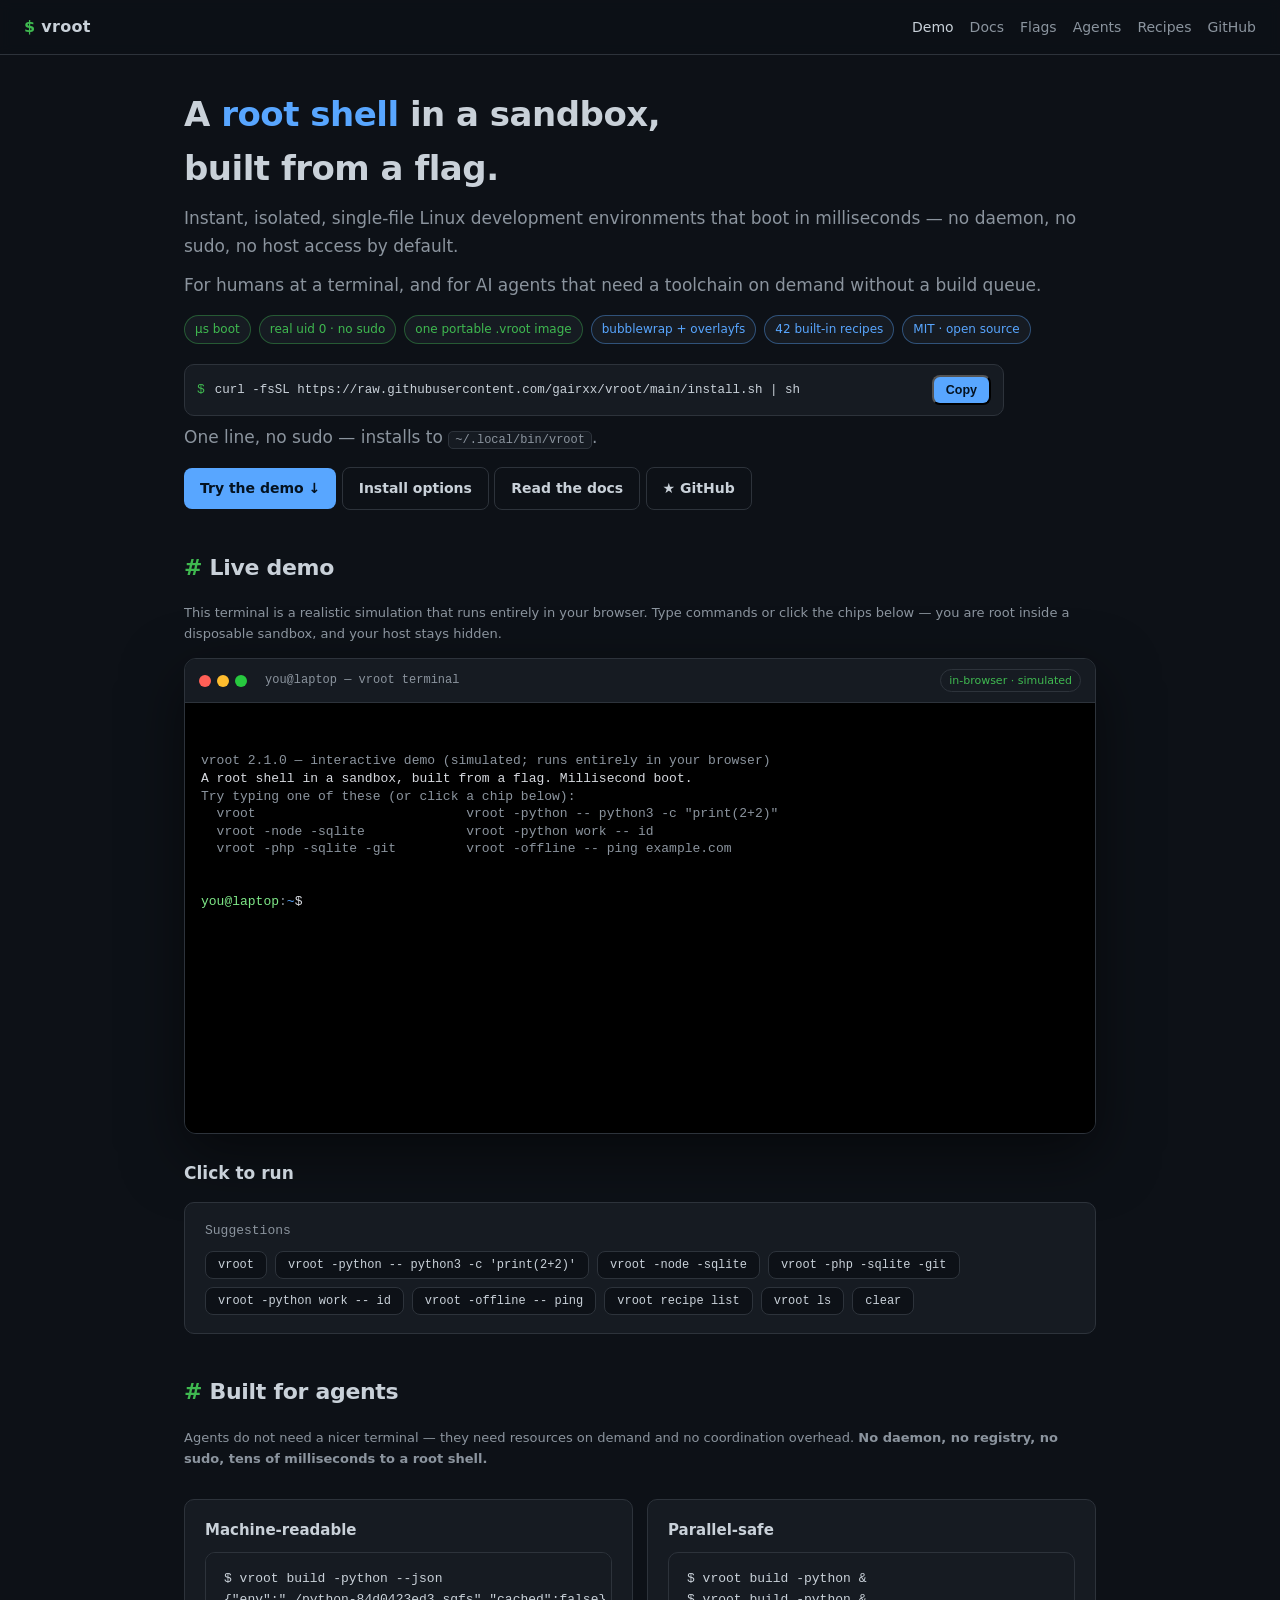
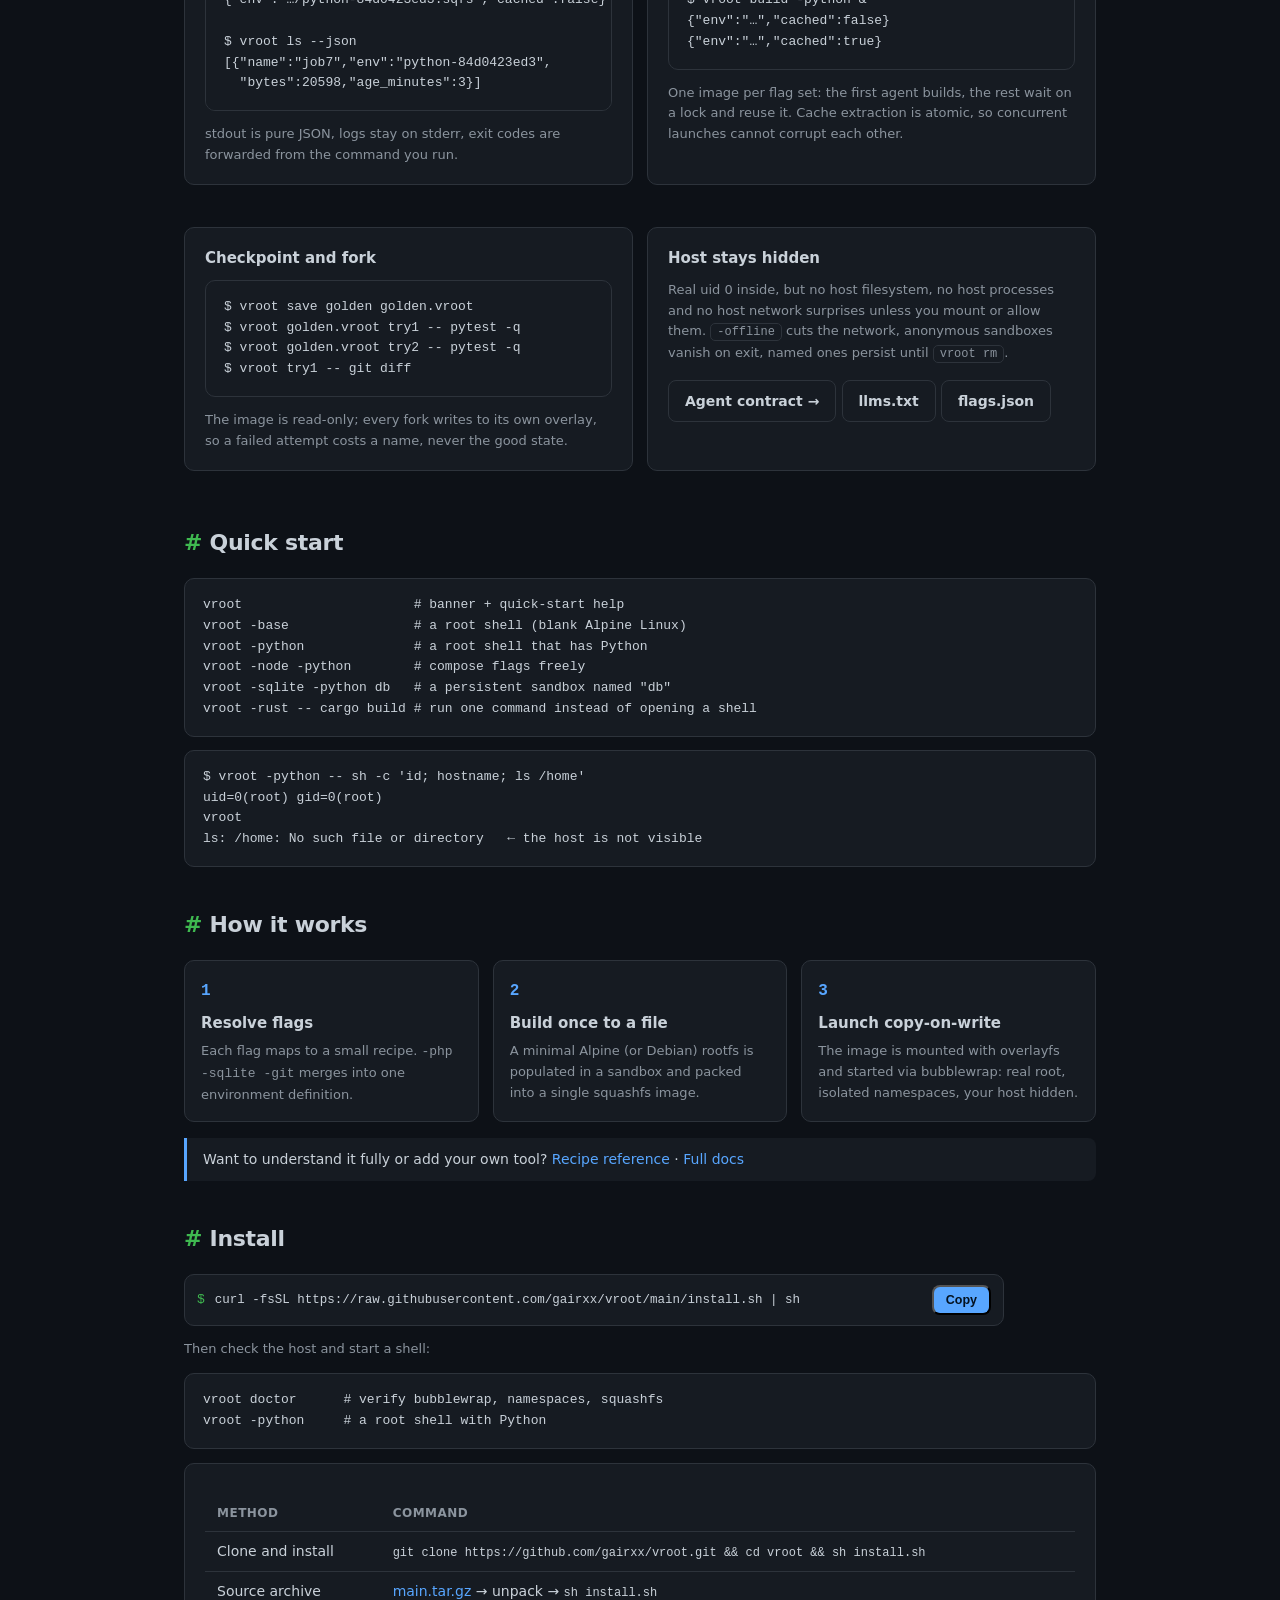
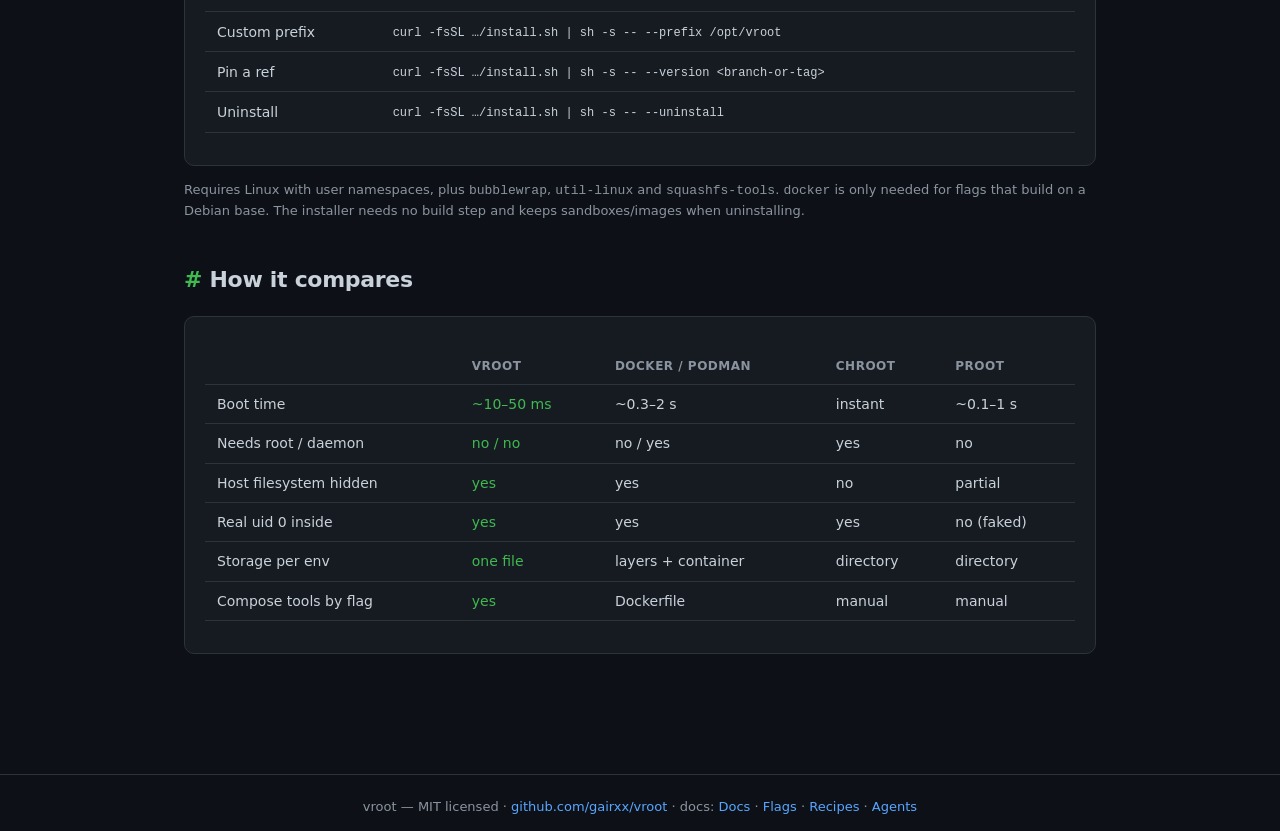
<file: index.html>
<!DOCTYPE html>
<html lang="en">
<head>
<meta charset="utf-8">
<meta name="viewport" content="width=device-width, initial-scale=1">
<title>vroot — a root shell in a sandbox: instant, isolated, single-file Linux environments</title>
<meta name="description" content="vroot gives you an instant, isolated Linux root shell built from a flag. Lightweight Docker, proot and chroot alternative with no daemon and no sudo. Try the live interactive demo.">
<meta name="keywords" content="root shell sandbox, unprivileged sandbox, container alternative, proot alternative, chroot alternative, bubblewrap, overlayfs, user namespaces, docker alternative, isolated dev shell, single-file environment, root without sudo">
<meta property="og:title" content="vroot — a root shell in a sandbox">
<meta property="og:description" content="Instant, isolated, single-file Linux development environments built from a flag. No daemon, no sudo, millisecond boot.">
<meta property="og:type" content="website">
<meta property="og:url" content="https://gairxx.github.io/vroot/">
<link rel="stylesheet" href="style.css">
<link rel="icon" href="data:image/svg+xml,<svg xmlns='http://www.w3.org/2000/svg' viewBox='0 0 100 100'><text y='.9em' font-size='90'>🐚</text></svg>">
</head>
<body>

<nav>
  <div class="brand"><span class="dot">$</span> vroot</div>
  <div class="links">
    <a href="." class="active">Demo</a>
    <a href="docs.html">Docs</a>
    <a href="flags.html">Flags</a>
    <a href="agents.html">Agents</a>
    <a href="recipes.html">Recipes</a>
    <a href="https://github.com/gairxx/vroot" target="_blank" rel="noopener">GitHub</a>
  </div>
</nav>

<div class="container">

  <header class="hero">
    <h1>A <span class="accent">root shell</span> in a sandbox,<br>built from a flag.</h1>
    <p>Instant, isolated, single-file Linux development environments that boot in
    milliseconds — no daemon, no sudo, no host access by default.</p>
    <p class="note" style="margin-top:-4px">For humans at a terminal, and for AI
    agents that need a toolchain on demand without a build queue.</p>
    <div class="badges">
      <span class="badge g">µs boot</span>
      <span class="badge g">real uid 0 · no sudo</span>
      <span class="badge g">one portable .vroot image</span>
      <span class="badge b">bubblewrap + overlayfs</span>
      <span class="badge b">42 built-in recipes</span>
      <span class="badge b">MIT · open source</span>
    </div>
    <div class="install-strip">
      <span class="prompt">$</span>
      <code>curl -fsSL https://raw.githubusercontent.com/gairxx/vroot/main/install.sh | sh</code>
      <button class="btn copy-btn" type="button" data-copy="curl -fsSL https://raw.githubusercontent.com/gairxx/vroot/main/install.sh | sh">Copy</button>
    </div>
    <p class="note" style="margin-top:-2px">One line, no sudo — installs to <code class="inline">~/.local/bin/vroot</code>.</p>
    <p>
      <a class="btn" href="#demo">Try the demo ↓</a>
      <a class="btn ghost" href="#install">Install options</a>
      <a class="btn ghost" href="docs.html">Read the docs</a>
      <a class="btn ghost" href="https://github.com/gairxx/vroot" target="_blank" rel="noopener">★ GitHub</a>
    </p>
  </header>

  <!-- ================= INTERACTIVE DEMO ================= -->
  <section id="demo">
    <h2><span class="hash">#</span> Live demo</h2>
    <p class="note">This terminal is a realistic simulation that runs entirely in
    your browser. Type commands or click the chips below — you are root inside a
    disposable sandbox, and your host stays hidden.</p>

    <div class="term-wrap">
      <div class="term-head">
        <div class="dots"><span class="dot r"></span><span class="dot y"></span><span class="dot g"></span></div>
        <span class="title">you@laptop — vroot terminal</span>
        <span class="tag">in-browser · simulated</span>
      </div>
      <div class="term" id="term" tabindex="0">
        <div id="term-out"></div>
        <div class="in" id="term-in">
          <span id="term-prompt"></span>
          <input id="term-input" type="text" spellcheck="false" autocomplete="off" autocapitalize="off" aria-label="terminal input">
        </div>
      </div>
    </div>

    <h3>Click to run</h3>
    <div class="card">
      <p class="mono" style="margin:0 0 10px;color:var(--muted)">Suggestions</p>
      <div class="chips">
        <button class="chip" onclick="vrootDemoRun('vroot')">vroot</button>
        <button class="chip" onclick="vrootDemoRun(&quot;vroot -python -- python3 -c 'print(2+2)'&quot;)">vroot -python -- python3 -c 'print(2+2)'</button>
        <button class="chip" onclick="vrootDemoRun('vroot -node -sqlite')">vroot -node -sqlite</button>
        <button class="chip" onclick="vrootDemoRun('vroot -php -sqlite -git -- php -v | head -1')">vroot -php -sqlite -git</button>
        <button class="chip" onclick="vrootDemoRun('vroot -python work -- id')">vroot -python work -- id</button>
        <button class="chip" onclick="vrootDemoRun('vroot -offline -- ping example.com')">vroot -offline -- ping</button>
        <button class="chip" onclick="vrootDemoRun('vroot recipe list')">vroot recipe list</button>
        <button class="chip" onclick="vrootDemoRun('vroot ls')">vroot ls</button>
        <button class="chip" onclick="vrootDemoRun('clear')">clear</button>
      </div>
    </div>
  </section>

  <!-- ================= AGENTS ================= -->
  <section id="agents">
    <h2><span class="hash">#</span> Built for agents</h2>
    <p class="note">Agents do not need a nicer terminal — they need resources on
    demand and no coordination overhead. <b>No daemon, no registry, no sudo, tens
    of milliseconds to a root shell.</b></p>

    <div class="grid2">
      <div class="card">
        <h4>Machine-readable</h4>
        <pre class="code-block"><code>$ vroot build -python --json
{"env":"…/python-84d0423ed3.sqfs","cached":false}

$ vroot ls --json
[{"name":"job7","env":"python-84d0423ed3",
  "bytes":20598,"age_minutes":3}]</code></pre>
        <p class="note">stdout is pure JSON, logs stay on stderr, exit codes are
        forwarded from the command you run.</p>
      </div>
      <div class="card">
        <h4>Parallel-safe</h4>
        <pre class="code-block"><code>$ vroot build -python &amp;
$ vroot build -python &amp;
{"env":"…","cached":false}
{"env":"…","cached":true}</code></pre>
        <p class="note">One image per flag set: the first agent builds, the rest
        wait on a lock and reuse it. Cache extraction is atomic, so concurrent
        launches cannot corrupt each other.</p>
      </div>
      <div class="card">
        <h4>Checkpoint and fork</h4>
        <pre class="code-block"><code>$ vroot save golden golden.vroot
$ vroot golden.vroot try1 -- pytest -q
$ vroot golden.vroot try2 -- pytest -q
$ vroot try1 -- git diff</code></pre>
        <p class="note">The image is read-only; every fork writes to its own
        overlay, so a failed attempt costs a name, never the good state.</p>
      </div>
      <div class="card">
        <h4>Host stays hidden</h4>
        <p class="note" style="margin-top:0">Real uid 0 inside, but no host
        filesystem, no host processes and no host network surprises unless you
        mount or allow them. <code class="inline">-offline</code> cuts the network,
        anonymous sandboxes vanish on exit, named ones persist until
        <code class="inline">vroot rm</code>.</p>
        <p><a class="btn ghost" href="agents.html">Agent contract →</a>
        <a class="btn ghost" href="llms.txt">llms.txt</a>
        <a class="btn ghost" href="flags.json">flags.json</a></p>
      </div>
    </div>
  </section>

  <!-- ================= QUICK START ================= -->
  <section id="quickstart">
    <h2><span class="hash">#</span> Quick start</h2>
    <pre class="code-block"><code>vroot                      # banner + quick-start help
vroot -base                # a root shell (blank Alpine Linux)
vroot -python              # a root shell that has Python
vroot -node -python        # compose flags freely
vroot -sqlite -python db   # a persistent sandbox named "db"
vroot -rust -- cargo build # run one command instead of opening a shell</code></pre>
    <pre class="code-block"><code>$ vroot -python -- sh -c 'id; hostname; ls /home'
uid=0(root) gid=0(root)
vroot
ls: /home: No such file or directory   ← the host is not visible</code></pre>
  </section>

  <!-- ================= HOW IT WORKS ================= -->
  <section id="how">
    <h2><span class="hash">#</span> How it works</h2>
    <div class="steps">
      <div class="step">
        <span class="n">1</span>
        <h4>Resolve flags</h4>
        <p>Each flag maps to a small recipe. <code>-php -sqlite -git</code> merges into one environment definition.</p>
      </div>
      <div class="step">
        <span class="n">2</span>
        <h4>Build once to a file</h4>
        <p>A minimal Alpine (or Debian) rootfs is populated in a sandbox and packed into a single squashfs image.</p>
      </div>
      <div class="step">
        <span class="n">3</span>
        <h4>Launch copy-on-write</h4>
        <p>The image is mounted with overlayfs and started via bubblewrap: real root, isolated namespaces, your host hidden.</p>
      </div>
    </div>
    <div class="callout">
      Want to understand it fully or add your own tool?
      <a href="recipes.html">Recipe reference</a> · <a href="docs.html">Full docs</a>
    </div>
  </section>

  <!-- ================= INSTALL ================= -->
  <section id="install">
    <h2><span class="hash">#</span> Install</h2>
    <div class="install-strip">
      <span class="prompt">$</span>
      <code>curl -fsSL https://raw.githubusercontent.com/gairxx/vroot/main/install.sh | sh</code>
      <button class="btn copy-btn" type="button" data-copy="curl -fsSL https://raw.githubusercontent.com/gairxx/vroot/main/install.sh | sh">Copy</button>
    </div>
    <p class="note">Then check the host and start a shell:</p>
    <pre class="code-block"><code>vroot doctor      # verify bubblewrap, namespaces, squashfs
vroot -python     # a root shell with Python</code></pre>

    <div class="card" style="overflow-x:auto">
      <table>
        <tr><th>Method</th><th>Command</th></tr>
        <tr><td>Clone and install</td><td><code>git clone https://github.com/gairxx/vroot.git &amp;&amp; cd vroot &amp;&amp; sh install.sh</code></td></tr>
        <tr><td>Source archive</td><td><a href="https://github.com/gairxx/vroot/archive/refs/heads/main.tar.gz">main.tar.gz</a> → unpack → <code>sh install.sh</code></td></tr>
        <tr><td>Custom prefix</td><td><code>curl -fsSL …/install.sh | sh -s -- --prefix /opt/vroot</code></td></tr>
        <tr><td>Pin a ref</td><td><code>curl -fsSL …/install.sh | sh -s -- --version &lt;branch-or-tag&gt;</code></td></tr>
        <tr><td>Uninstall</td><td><code>curl -fsSL …/install.sh | sh -s -- --uninstall</code></td></tr>
      </table>
    </div>
    <p class="note">Requires Linux with user namespaces, plus <code>bubblewrap</code>,
    <code>util-linux</code> and <code>squashfs-tools</code>. <code>docker</code> is only
    needed for flags that build on a Debian base. The installer needs no build step and
    keeps sandboxes/images when uninstalling.</p>
  </section>

  <!-- ================= COMPARISONS ================= -->
  <section id="compare">
    <h2><span class="hash">#</span> How it compares</h2>
    <div class="card" style="overflow-x:auto">
      <table>
        <thead><tr><th></th><th><b>vroot</b></th><th>Docker / Podman</th><th>chroot</th><th>proot</th></tr></thead>
        <tbody>
          <tr><td>Boot time</td><td><span class="c-grn" style="color:var(--green)">~10–50 ms</span></td><td>~0.3–2 s</td><td>instant</td><td>~0.1–1 s</td></tr>
          <tr><td>Needs root / daemon</td><td><span class="c-grn" style="color:var(--green)">no / no</span></td><td>no / yes</td><td>yes</td><td>no</td></tr>
          <tr><td>Host filesystem hidden</td><td><span class="c-grn" style="color:var(--green)">yes</span></td><td>yes</td><td>no</td><td>partial</td></tr>
          <tr><td>Real uid 0 inside</td><td><span class="c-grn" style="color:var(--green)">yes</span></td><td>yes</td><td>yes</td><td>no (faked)</td></tr>
          <tr><td>Storage per env</td><td><span class="c-grn" style="color:var(--green)">one file</span></td><td>layers + container</td><td>directory</td><td>directory</td></tr>
          <tr><td>Compose tools by flag</td><td><span class="c-grn" style="color:var(--green)">yes</span></td><td>Dockerfile</td><td>manual</td><td>manual</td></tr>
        </tbody>
      </table>
    </div>
  </section>

</div>

<footer>
  vroot — MIT licensed · <a href="https://github.com/gairxx/vroot" target="_blank" rel="noopener">github.com/gairxx/vroot</a>
  · docs: <a href="docs.html">Docs</a> · <a href="flags.html">Flags</a> · <a href="recipes.html">Recipes</a> · <a href="agents.html">Agents</a>
</footer>

<script src="app.js"></script>
<script>
  (function () {
    function flash(btn, text) {
      var prev = btn.textContent;
      btn.textContent = text;
      btn.classList.add('copied');
      setTimeout(function () { btn.textContent = prev; btn.classList.remove('copied'); }, 1600);
    }
    function fallback(text, btn) {
      var ta = document.createElement('textarea');
      ta.value = text; ta.setAttribute('readonly', '');
      ta.style.position = 'fixed'; ta.style.left = '-9999px';
      document.body.appendChild(ta); ta.select();
      try { document.execCommand('copy'); flash(btn, 'Copied'); }
      catch (e) { flash(btn, 'Select + copy'); }
      document.body.removeChild(ta);
    }
    function copy(text, btn) {
      if (navigator.clipboard && window.isSecureContext) {
        navigator.clipboard.writeText(text).then(function () { flash(btn, 'Copied'); },
          function () { fallback(text, btn); });
      } else {
        fallback(text, btn);
      }
    }
    function init() {
      document.querySelectorAll('[data-copy]').forEach(function (btn) {
        btn.addEventListener('click', function () { copy(btn.getAttribute('data-copy'), btn); });
      });
    }
    if (document.readyState === 'loading') document.addEventListener('DOMContentLoaded', init);
    else init();
  })();
</script>
<script>
  function vrootDemoRun(line) {
    var el = document.getElementById('term-input');
    var val = el.value;
    el.value = line;
    if (window.__vrootDemo) window.__vrootDemo.run(line);
    el.value = val;
  }
</script>
</body>
</html>
</file>
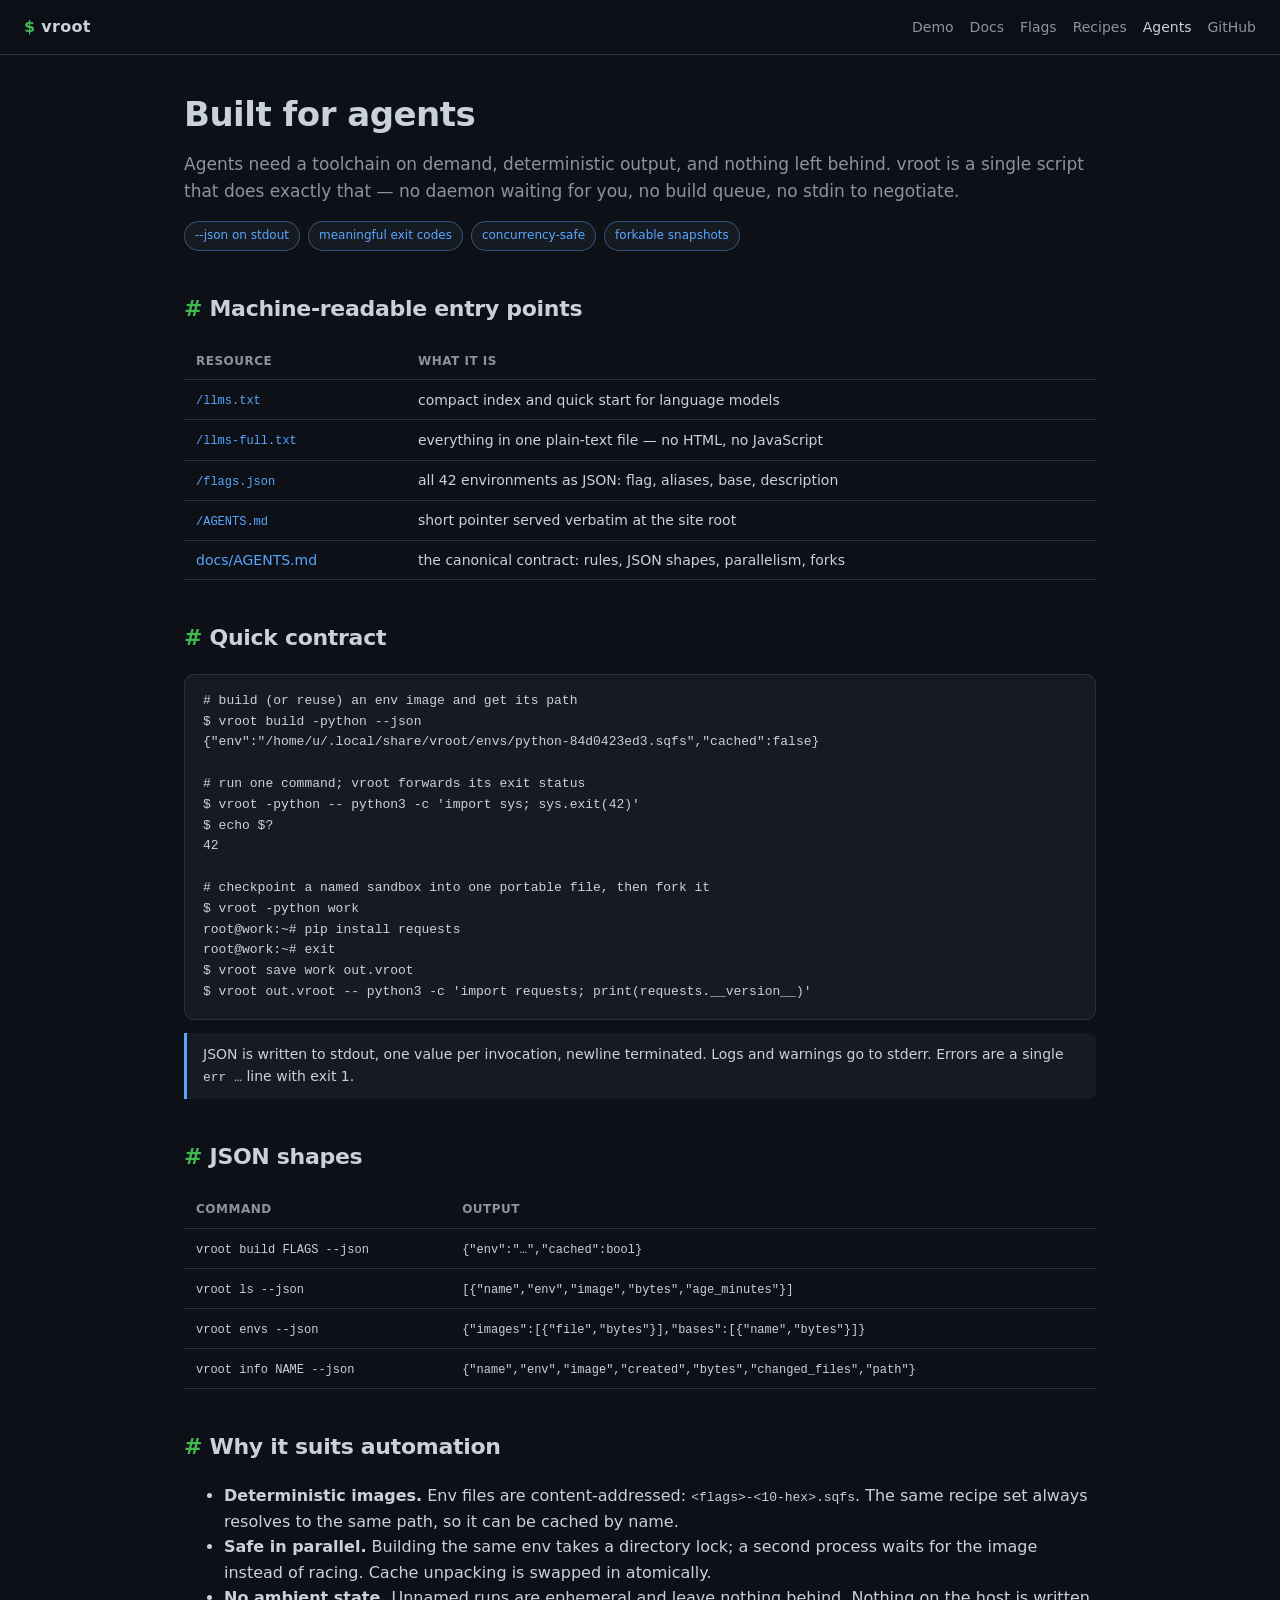
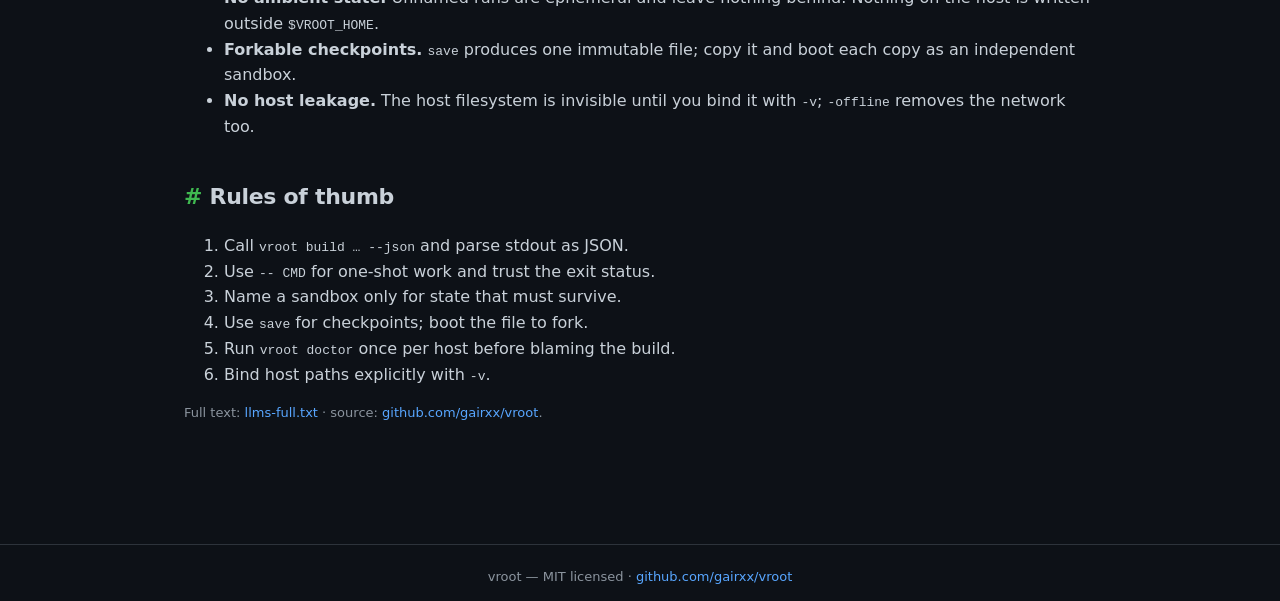
<file: agents.html>
<!DOCTYPE html>
<html lang="en">
<head>
<meta charset="utf-8">
<meta name="viewport" content="width=device-width, initial-scale=1">
<title>Agents — vroot</title>
<meta name="description" content="vroot's machine interface: JSON output, meaningful exit codes, content-addressed env images, concurrency-safe builds, and single-file snapshots for checkpointing.">
<link rel="stylesheet" href="style.css">
<link rel="icon" href="data:image/svg+xml,<svg xmlns='http://www.w3.org/2000/svg' viewBox='0 0 100 100'><text y='.9em' font-size='90'>🐚</text></svg>">
<link rel="alternate" type="text/plain" href="llms.txt" title="vroot for language models">
</head>
<body>

<nav>
  <div class="brand"><span class="dot">$</span> vroot</div>
  <div class="links">
    <a href=".">Demo</a>
    <a href="docs.html">Docs</a>
    <a href="flags.html">Flags</a>
    <a href="recipes.html">Recipes</a>
    <a href="agents.html" class="active">Agents</a>
    <a href="https://github.com/gairxx/vroot" target="_blank" rel="noopener">GitHub</a>
  </div>
</nav>

<div class="container">

  <header class="hero">
    <h1>Built for agents</h1>
    <p>Agents need a toolchain on demand, deterministic output, and nothing left
    behind. vroot is a single script that does exactly that — no daemon waiting
    for you, no build queue, no stdin to negotiate.</p>
    <div class="badges">
      <span class="badge b">--json on stdout</span>
      <span class="badge b">meaningful exit codes</span>
      <span class="badge b">concurrency-safe</span>
      <span class="badge b">forkable snapshots</span>
    </div>
  </header>

  <section>
    <h2><span class="hash">#</span> Machine-readable entry points</h2>
    <table>
      <thead><tr><th>Resource</th><th>What it is</th></tr></thead>
      <tbody>
        <tr><td><a href="llms.txt"><code>/llms.txt</code></a></td><td>compact index and quick start for language models</td></tr>
        <tr><td><a href="llms-full.txt"><code>/llms-full.txt</code></a></td><td>everything in one plain-text file — no HTML, no JavaScript</td></tr>
        <tr><td><a href="flags.json"><code>/flags.json</code></a></td><td>all 42 environments as JSON: flag, aliases, base, description</td></tr>
        <tr><td><a href="AGENTS.md"><code>/AGENTS.md</code></a></td><td>short pointer served verbatim at the site root</td></tr>
        <tr><td><a href="https://github.com/gairxx/vroot/blob/main/docs/AGENTS.md" target="_blank" rel="noopener">docs/AGENTS.md</a></td><td>the canonical contract: rules, JSON shapes, parallelism, forks</td></tr>
      </tbody>
    </table>
  </section>

  <section>
    <h2><span class="hash">#</span> Quick contract</h2>
    <pre class="code-block"><code># build (or reuse) an env image and get its path
$ vroot build -python --json
{"env":"/home/u/.local/share/vroot/envs/python-84d0423ed3.sqfs","cached":false}

# run one command; vroot forwards its exit status
$ vroot -python -- python3 -c 'import sys; sys.exit(42)'
$ echo $?
42

# checkpoint a named sandbox into one portable file, then fork it
$ vroot -python work
root@work:~# pip install requests
root@work:~# exit
$ vroot save work out.vroot
$ vroot out.vroot -- python3 -c 'import requests; print(requests.__version__)'</code></pre>
    <div class="callout">JSON is written to stdout, one value per invocation, newline
    terminated. Logs and warnings go to stderr. Errors are a single
    <code>err …</code> line with exit 1.</div>
  </section>

  <section>
    <h2><span class="hash">#</span> JSON shapes</h2>
    <table>
      <thead><tr><th>Command</th><th>Output</th></tr></thead>
      <tbody>
        <tr><td><code>vroot build FLAGS --json</code></td><td><code>{"env":"…","cached":bool}</code></td></tr>
        <tr><td><code>vroot ls --json</code></td><td><code>[{"name","env","image","bytes","age_minutes"}]</code></td></tr>
        <tr><td><code>vroot envs --json</code></td><td><code>{"images":[{"file","bytes"}],"bases":[{"name","bytes"}]}</code></td></tr>
        <tr><td><code>vroot info NAME --json</code></td><td><code>{"name","env","image","created","bytes","changed_files","path"}</code></td></tr>
      </tbody>
    </table>
  </section>

  <section>
    <h2><span class="hash">#</span> Why it suits automation</h2>
    <ul>
      <li><b>Deterministic images.</b> Env files are content-addressed:
      <code>&lt;flags&gt;-&lt;10-hex&gt;.sqfs</code>. The same recipe set always
      resolves to the same path, so it can be cached by name.</li>
      <li><b>Safe in parallel.</b> Building the same env takes a directory lock;
      a second process waits for the image instead of racing. Cache unpacking
      is swapped in atomically.</li>
      <li><b>No ambient state.</b> Unnamed runs are ephemeral and leave nothing
      behind. Nothing on the host is written outside <code>$VROOT_HOME</code>.</li>
      <li><b>Forkable checkpoints.</b> <code>save</code> produces one immutable
      file; copy it and boot each copy as an independent sandbox.</li>
      <li><b>No host leakage.</b> The host filesystem is invisible until you bind
      it with <code>-v</code>; <code>-offline</code> removes the network too.</li>
    </ul>
  </section>

  <section>
    <h2><span class="hash">#</span> Rules of thumb</h2>
    <ol>
      <li>Call <code>vroot build … --json</code> and parse stdout as JSON.</li>
      <li>Use <code>-- CMD</code> for one-shot work and trust the exit status.</li>
      <li>Name a sandbox only for state that must survive.</li>
      <li>Use <code>save</code> for checkpoints; boot the file to fork.</li>
      <li>Run <code>vroot doctor</code> once per host before blaming the build.</li>
      <li>Bind host paths explicitly with <code>-v</code>.</li>
    </ol>
    <p class="note">Full text: <a href="llms-full.txt">llms-full.txt</a> ·
    source: <a href="https://github.com/gairxx/vroot" target="_blank" rel="noopener">github.com/gairxx/vroot</a>.</p>
  </section>

</div>

<footer>
  vroot — MIT licensed · <a href="https://github.com/gairxx/vroot" target="_blank" rel="noopener">github.com/gairxx/vroot</a>
</footer>

</body>
</html>
</file>
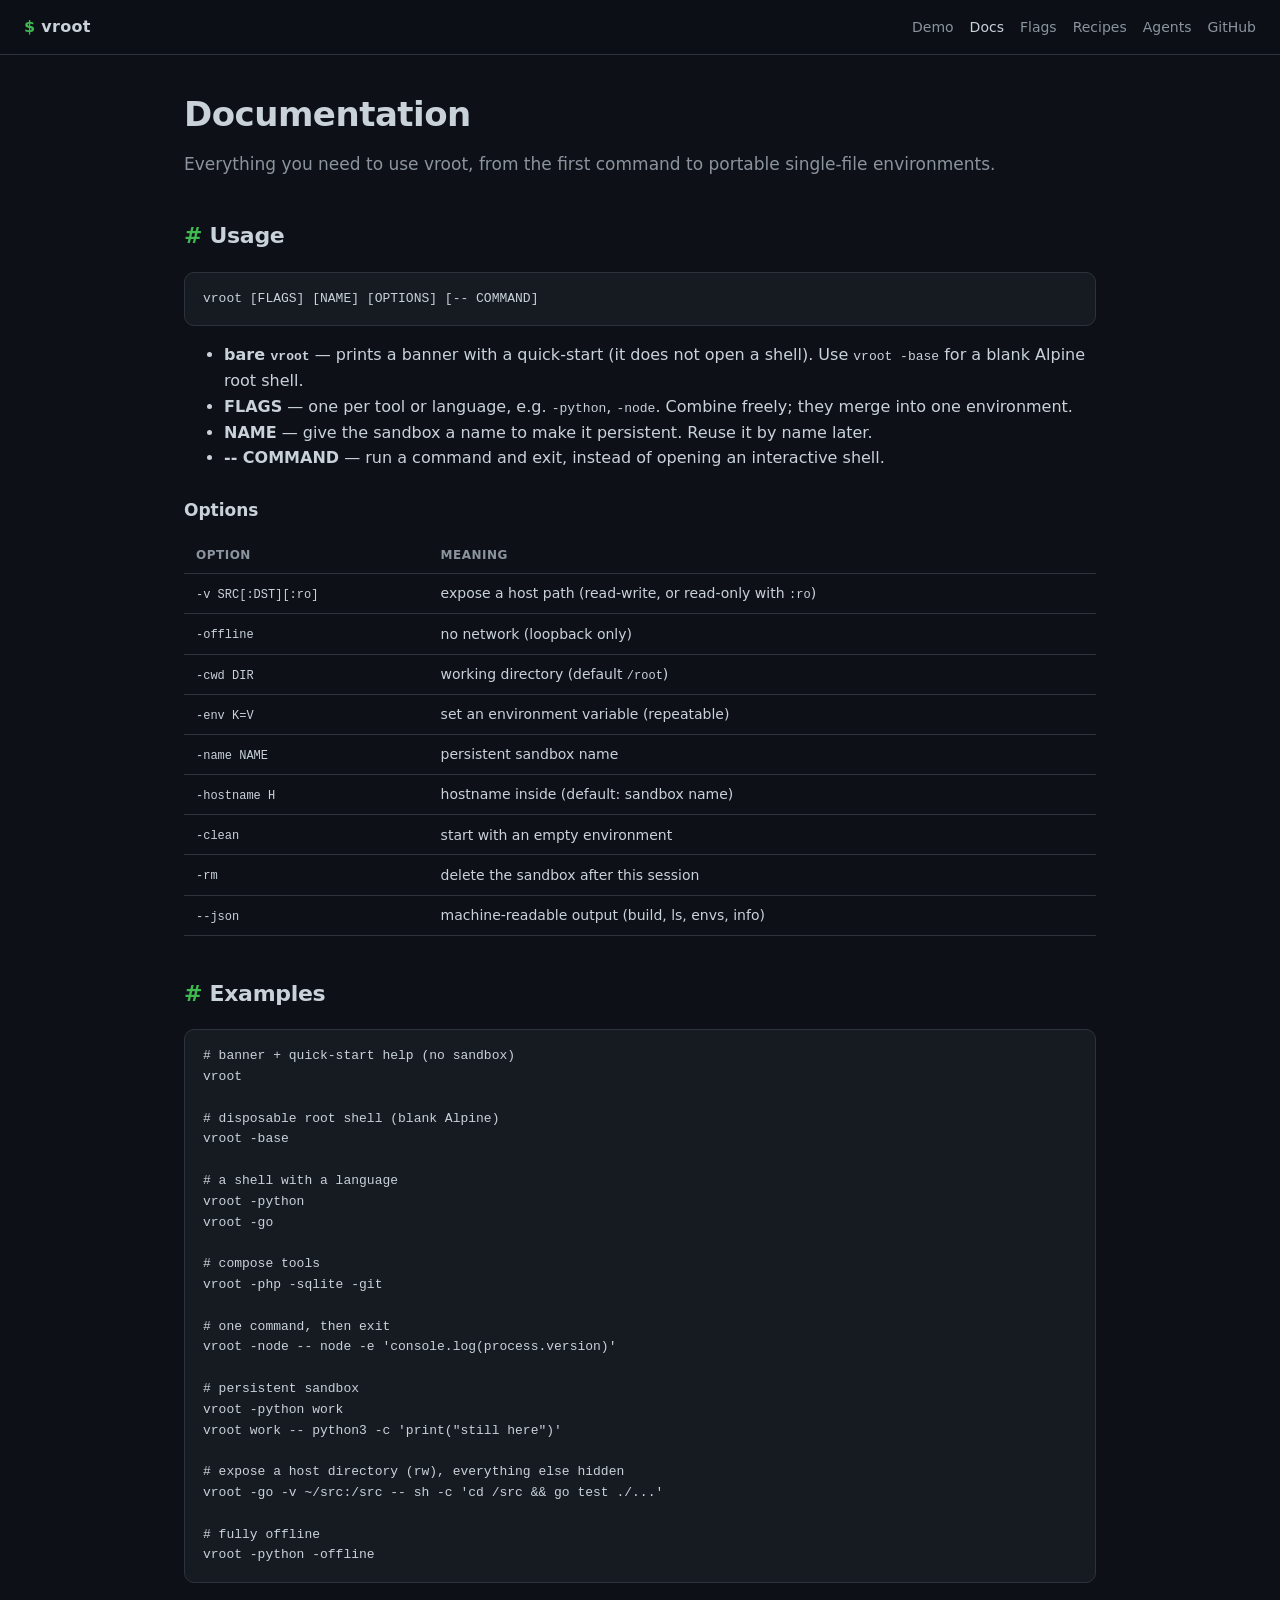
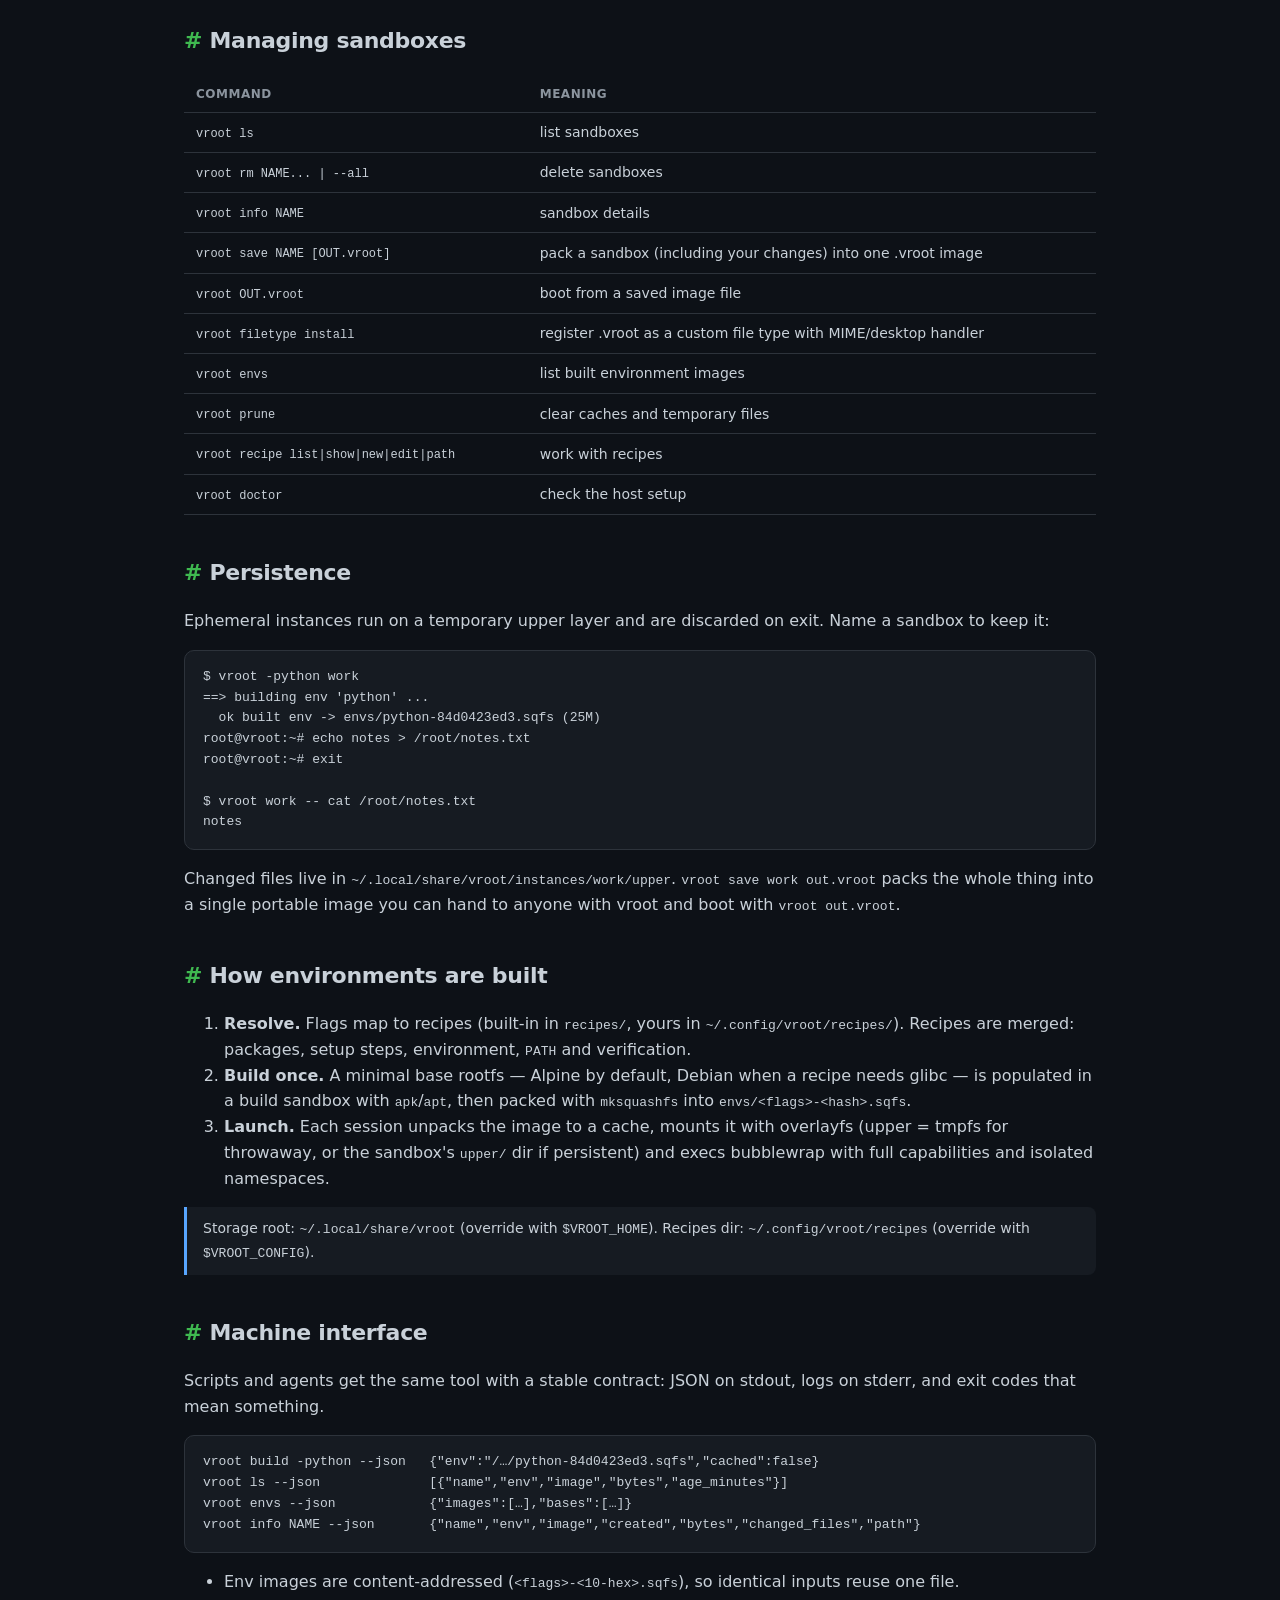
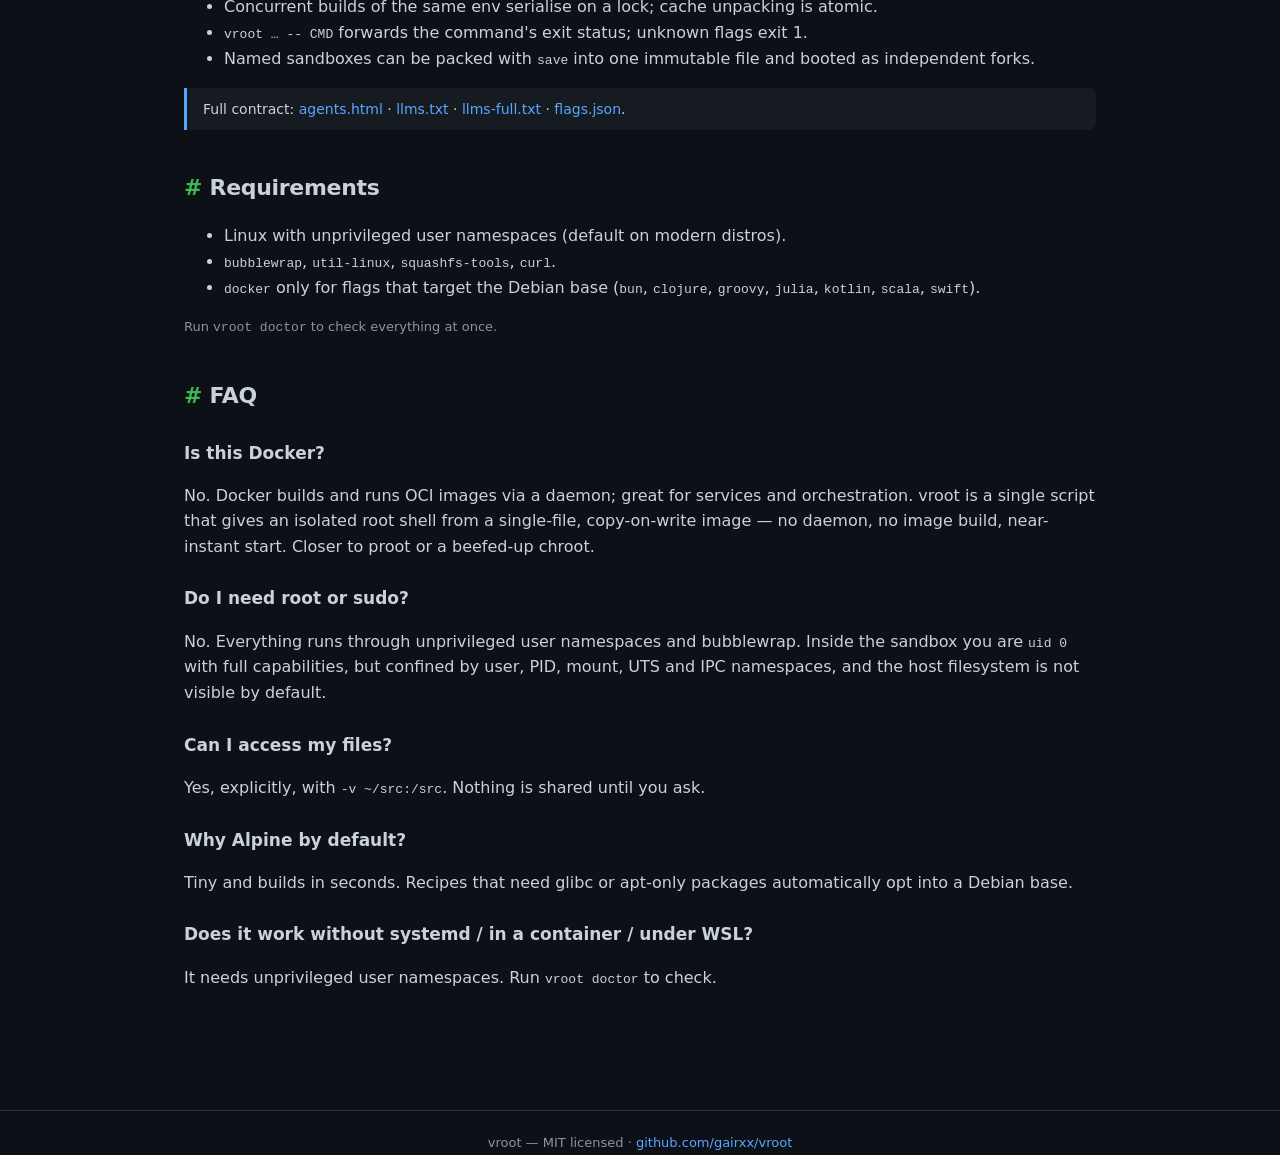
<file: docs.html>
<!DOCTYPE html>
<html lang="en">
<head>
<meta charset="utf-8">
<meta name="viewport" content="width=device-width, initial-scale=1">
<title>Documentation — vroot</title>
<meta name="description" content="vroot documentation: usage, options, sandbox management, persistence, how environments are built and launched.">
<link rel="stylesheet" href="style.css">
<link rel="icon" href="data:image/svg+xml,<svg xmlns='http://www.w3.org/2000/svg' viewBox='0 0 100 100'><text y='.9em' font-size='90'>🐚</text></svg>">
</head>
<body>

<nav>
  <div class="brand"><span class="dot">$</span> vroot</div>
  <div class="links">
    <a href=".">Demo</a>
    <a href="docs.html" class="active">Docs</a>
    <a href="flags.html">Flags</a>
    <a href="recipes.html">Recipes</a>
    <a href="agents.html">Agents</a>
    <a href="https://github.com/gairxx/vroot" target="_blank" rel="noopener">GitHub</a>
  </div>
</nav>

<div class="container">

  <header class="hero">
    <h1>Documentation</h1>
    <p>Everything you need to use vroot, from the first command to portable single-file environments.</p>
  </header>

  <section>
    <h2><span class="hash">#</span> Usage</h2>
    <pre class="code-block"><code>vroot [FLAGS] [NAME] [OPTIONS] [-- COMMAND]</code></pre>
    <ul>
      <li><b>bare <code>vroot</code></b> — prints a banner with a quick-start (it does not open a shell). Use <code>vroot -base</code> for a blank Alpine root shell.</li>
      <li><b>FLAGS</b> — one per tool or language, e.g. <code>-python</code>, <code>-node</code>. Combine freely; they merge into one environment.</li>
      <li><b>NAME</b> — give the sandbox a name to make it persistent. Reuse it by name later.</li>
      <li><b>-- COMMAND</b> — run a command and exit, instead of opening an interactive shell.</li>
    </ul>

    <h3>Options</h3>
    <table>
      <thead><tr><th>Option</th><th>Meaning</th></tr></thead>
      <tbody>
        <tr><td><code>-v SRC[:DST][:ro]</code></td><td>expose a host path (read-write, or read-only with <code>:ro</code>)</td></tr>
        <tr><td><code>-offline</code></td><td>no network (loopback only)</td></tr>
        <tr><td><code>-cwd DIR</code></td><td>working directory (default <code>/root</code>)</td></tr>
        <tr><td><code>-env K=V</code></td><td>set an environment variable (repeatable)</td></tr>
        <tr><td><code>-name NAME</code></td><td>persistent sandbox name</td></tr>
        <tr><td><code>-hostname H</code></td><td>hostname inside (default: sandbox name)</td></tr>
        <tr><td><code>-clean</code></td><td>start with an empty environment</td></tr>
        <tr><td><code>-rm</code></td><td>delete the sandbox after this session</td></tr>
        <tr><td><code>--json</code></td><td>machine-readable output (build, ls, envs, info)</td></tr>
      </tbody>
    </table>
  </section>

  <section>
    <h2><span class="hash">#</span> Examples</h2>
    <pre class="code-block"><code># banner + quick-start help (no sandbox)
vroot

# disposable root shell (blank Alpine)
vroot -base

# a shell with a language
vroot -python
vroot -go

# compose tools
vroot -php -sqlite -git

# one command, then exit
vroot -node -- node -e 'console.log(process.version)'

# persistent sandbox
vroot -python work
vroot work -- python3 -c 'print("still here")'

# expose a host directory (rw), everything else hidden
vroot -go -v ~/src:/src -- sh -c 'cd /src && go test ./...'

# fully offline
vroot -python -offline</code></pre>
  </section>

  <section>
    <h2><span class="hash">#</span> Managing sandboxes</h2>
    <table>
      <thead><tr><th>Command</th><th>Meaning</th></tr></thead>
      <tbody>
        <tr><td><code>vroot ls</code></td><td>list sandboxes</td></tr>
        <tr><td><code>vroot rm NAME... | --all</code></td><td>delete sandboxes</td></tr>
        <tr><td><code>vroot info NAME</code></td><td>sandbox details</td></tr>
        <tr><td><code>vroot save NAME [OUT.vroot]</code></td><td>pack a sandbox (including your changes) into one .vroot image</td></tr>
        <tr><td><code>vroot OUT.vroot</code></td><td>boot from a saved image file</td></tr>
        <tr><td><code>vroot filetype install</code></td><td>register .vroot as a custom file type with MIME/desktop handler</td></tr>
        <tr><td><code>vroot envs</code></td><td>list built environment images</td></tr>
        <tr><td><code>vroot prune</code></td><td>clear caches and temporary files</td></tr>
        <tr><td><code>vroot recipe list|show|new|edit|path</code></td><td>work with recipes</td></tr>
        <tr><td><code>vroot doctor</code></td><td>check the host setup</td></tr>
      </tbody>
    </table>
  </section>

  <section>
    <h2><span class="hash">#</span> Persistence</h2>
    <p>Ephemeral instances run on a temporary upper layer and are discarded on
    exit. Name a sandbox to keep it:</p>
    <pre class="code-block"><code>$ vroot -python work
==> building env 'python' ...
  ok built env -> envs/python-84d0423ed3.sqfs (25M)
root@vroot:~# echo notes > /root/notes.txt
root@vroot:~# exit

$ vroot work -- cat /root/notes.txt
notes</code></pre>
    <p>Changed files live in <code>~/.local/share/vroot/instances/work/upper</code>.
    <code>vroot save work out.vroot</code> packs the whole thing into a single
    portable image you can hand to anyone with vroot and boot with
    <code>vroot out.vroot</code>.</p>
  </section>

  <section>
    <h2><span class="hash">#</span> How environments are built</h2>
    <ol>
      <li><b>Resolve.</b> Flags map to recipes (built-in in <code>recipes/</code>, yours in <code>~/.config/vroot/recipes/</code>). Recipes are merged: packages, setup steps, environment, <code>PATH</code> and verification.</li>
      <li><b>Build once.</b> A minimal base rootfs — Alpine by default, Debian when a recipe needs glibc — is populated in a build sandbox with <code>apk</code>/<code>apt</code>, then packed with <code>mksquashfs</code> into <code>envs/&lt;flags&gt;-&lt;hash&gt;.sqfs</code>.</li>
      <li><b>Launch.</b> Each session unpacks the image to a cache, mounts it with overlayfs (upper = tmpfs for throwaway, or the sandbox's <code>upper/</code> dir if persistent) and execs bubblewrap with full capabilities and isolated namespaces.</li>
    </ol>
    <div class="callout">Storage root: <code>~/.local/share/vroot</code> (override with <code>$VROOT_HOME</code>).
    Recipes dir: <code>~/.config/vroot/recipes</code> (override with <code>$VROOT_CONFIG</code>).</div>
  </section>

  <section id="machine-interface">
    <h2><span class="hash">#</span> Machine interface</h2>
    <p>Scripts and agents get the same tool with a stable contract: JSON on
    stdout, logs on stderr, and exit codes that mean something.</p>
    <pre class="code-block"><code>vroot build -python --json   {"env":"/…/python-84d0423ed3.sqfs","cached":false}
vroot ls --json              [{"name","env","image","bytes","age_minutes"}]
vroot envs --json            {"images":[…],"bases":[…]}
vroot info NAME --json       {"name","env","image","created","bytes","changed_files","path"}</code></pre>
    <ul>
      <li>Env images are content-addressed (<code>&lt;flags&gt;-&lt;10-hex&gt;.sqfs</code>), so identical inputs reuse one file.</li>
      <li>Concurrent builds of the same env serialise on a lock; cache unpacking is atomic.</li>
      <li><code>vroot … -- CMD</code> forwards the command's exit status; unknown flags exit 1.</li>
      <li>Named sandboxes can be packed with <code>save</code> into one immutable file and booted as independent forks.</li>
    </ul>
    <div class="callout">Full contract: <a href="agents.html">agents.html</a> ·
    <a href="llms.txt">llms.txt</a> · <a href="llms-full.txt">llms-full.txt</a> ·
    <a href="flags.json">flags.json</a>.</div>
  </section>

  <section>
    <h2><span class="hash">#</span> Requirements</h2>
    <ul>
      <li>Linux with unprivileged user namespaces (default on modern distros).</li>
      <li><code>bubblewrap</code>, <code>util-linux</code>, <code>squashfs-tools</code>, <code>curl</code>.</li>
      <li><code>docker</code> only for flags that target the Debian base (<code>bun</code>, <code>clojure</code>, <code>groovy</code>, <code>julia</code>, <code>kotlin</code>, <code>scala</code>, <code>swift</code>).</li>
    </ul>
    <p class="note">Run <code>vroot doctor</code> to check everything at once.</p>
  </section>

  <section>
    <h2><span class="hash">#</span> FAQ</h2>
    <h3>Is this Docker?</h3>
    <p>No. Docker builds and runs OCI images via a daemon; great for services and
    orchestration. vroot is a single script that gives an isolated root shell from a
    single-file, copy-on-write image — no daemon, no image build, near-instant start.
    Closer to proot or a beefed-up chroot.</p>
    <h3>Do I need root or sudo?</h3>
    <p>No. Everything runs through unprivileged user namespaces and bubblewrap.
    Inside the sandbox you are <code>uid 0</code> with full capabilities, but confined by user,
    PID, mount, UTS and IPC namespaces, and the host filesystem is not visible by default.</p>
    <h3>Can I access my files?</h3>
    <p>Yes, explicitly, with <code>-v ~/src:/src</code>. Nothing is shared until you ask.</p>
    <h3>Why Alpine by default?</h3>
    <p>Tiny and builds in seconds. Recipes that need glibc or apt-only packages
    automatically opt into a Debian base.</p>
    <h3>Does it work without systemd / in a container / under WSL?</h3>
    <p>It needs unprivileged user namespaces. Run <code>vroot doctor</code> to check.</p>
  </section>

</div>

<footer>
  vroot — MIT licensed · <a href="https://github.com/gairxx/vroot" target="_blank" rel="noopener">github.com/gairxx/vroot</a>
</footer>

</body>
</html>
</file>
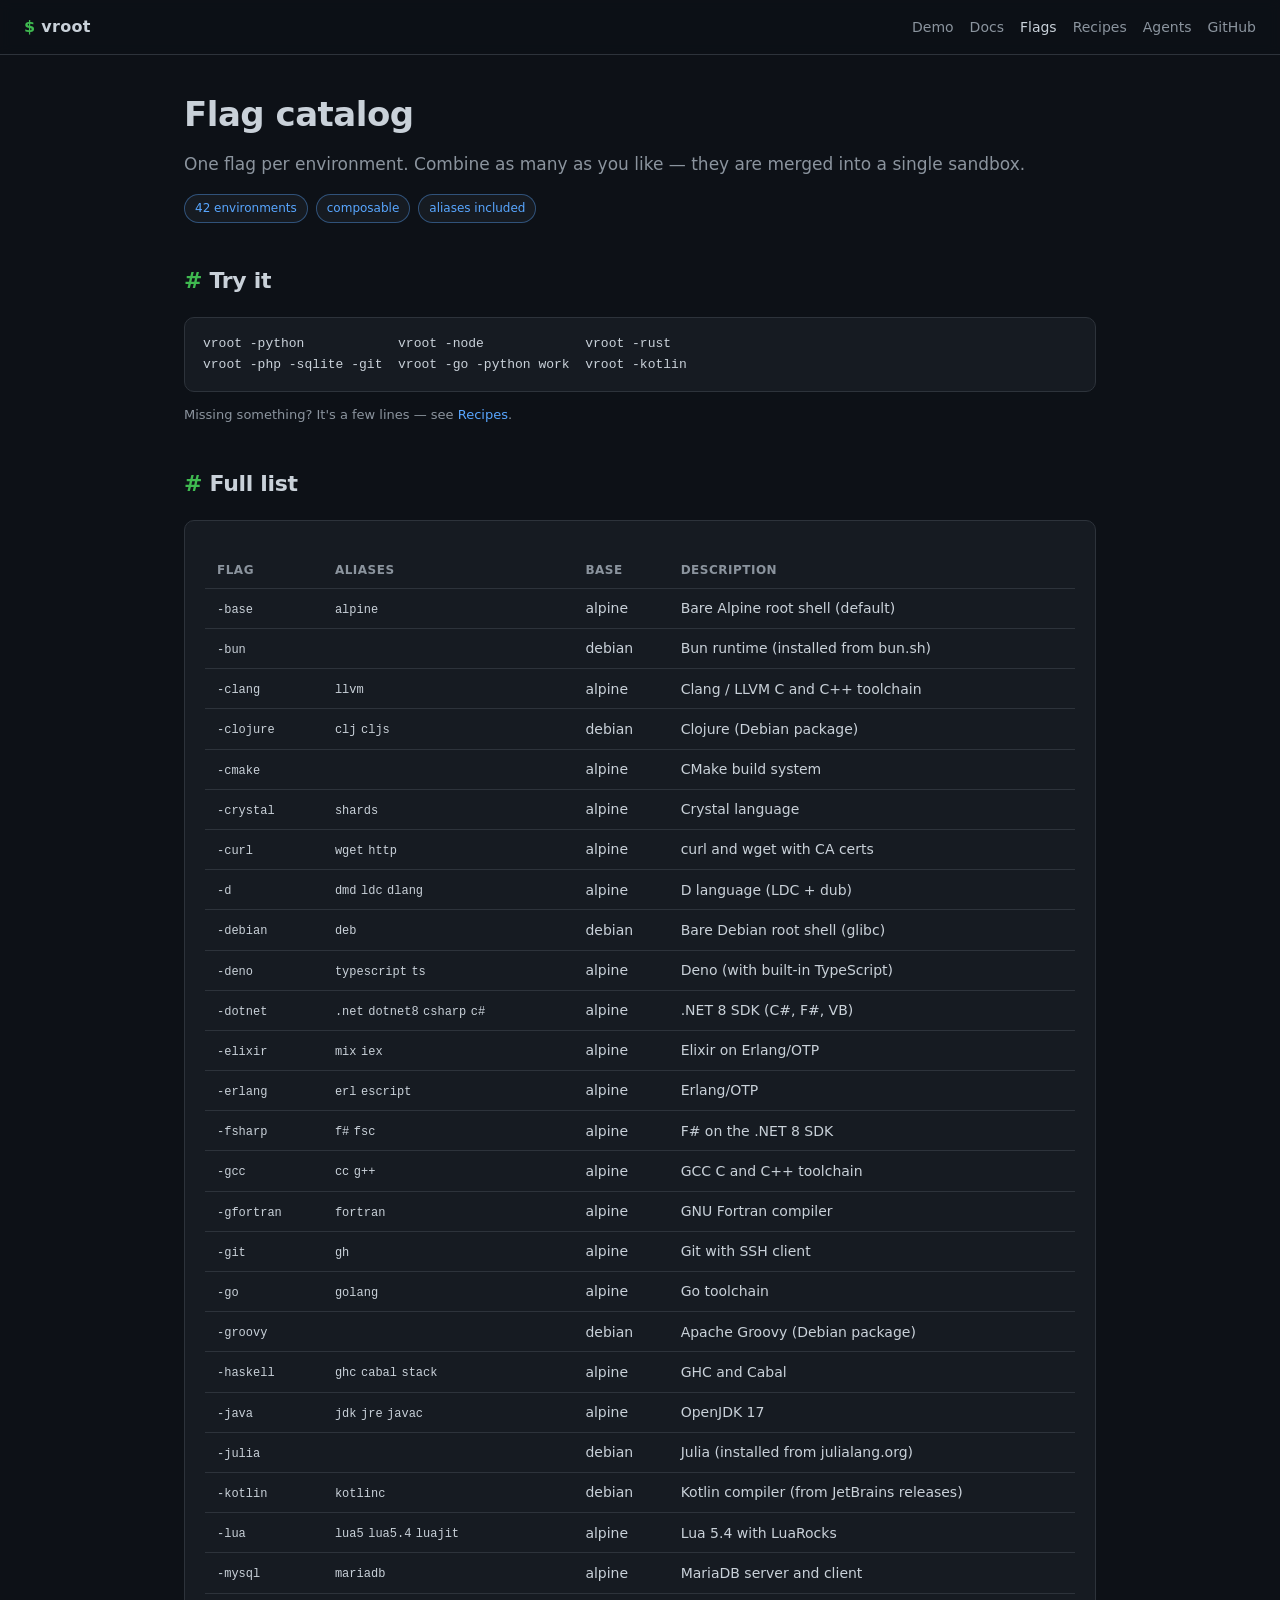
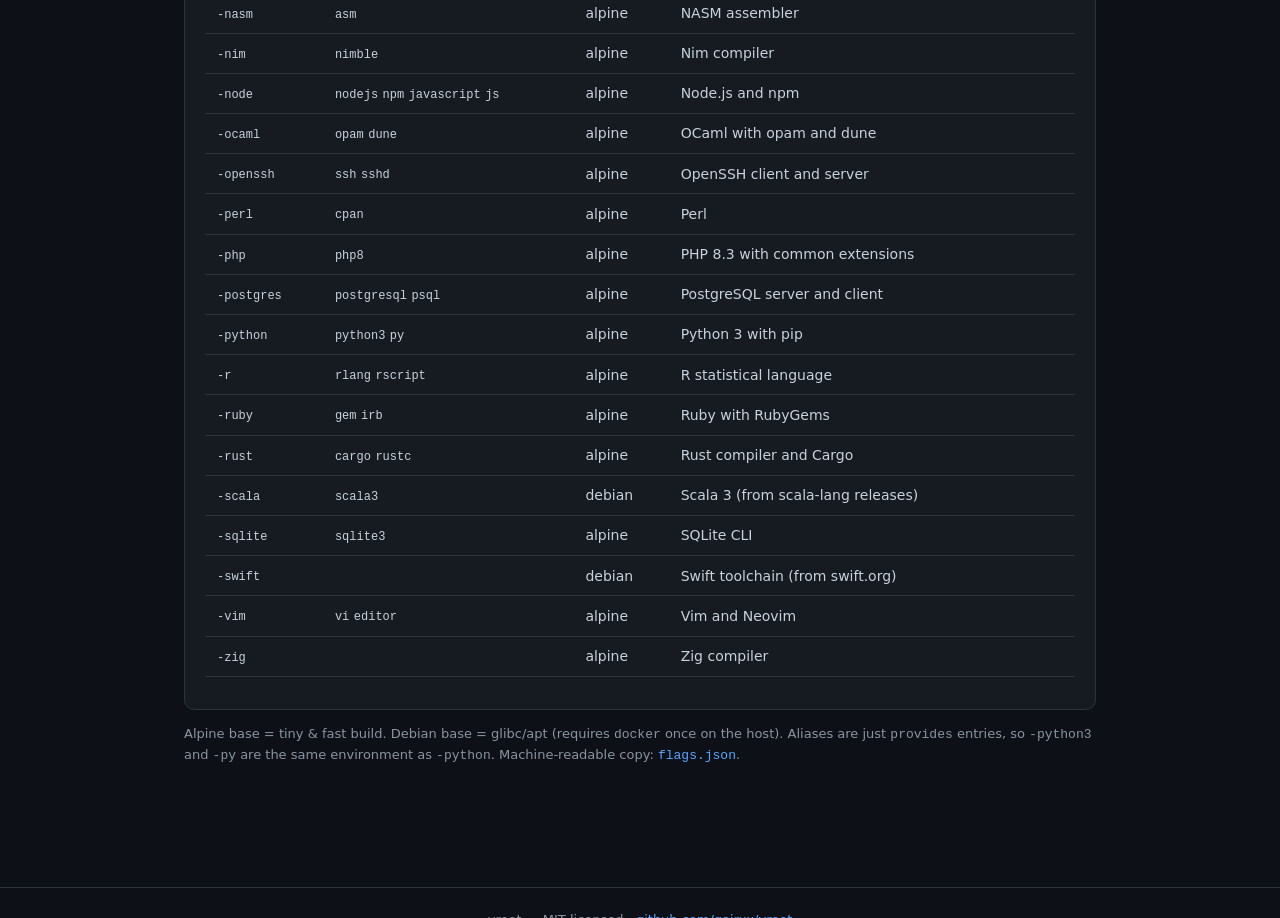
<file: flags.html>
<!DOCTYPE html>
<html lang="en">
<head>
<meta charset="utf-8">
<meta name="viewport" content="width=device-width, initial-scale=1">
<title>Flag catalog — vroot</title>
<meta name="description" content="Complete vroot flag catalog: all 42 language and tool environments with aliases and base image, one flag each. Also available as flags.json.">
<link rel="stylesheet" href="style.css">
<link rel="icon" href="data:image/svg+xml,<svg xmlns='http://www.w3.org/2000/svg' viewBox='0 0 100 100'><text y='.9em' font-size='90'>🐚</text></svg>">
</head>
<body>

<nav>
  <div class="brand"><span class="dot">$</span> vroot</div>
  <div class="links">
    <a href=".">Demo</a>
    <a href="docs.html">Docs</a>
    <a href="flags.html" class="active">Flags</a>
    <a href="recipes.html">Recipes</a>
    <a href="agents.html">Agents</a>
    <a href="https://github.com/gairxx/vroot" target="_blank" rel="noopener">GitHub</a>
  </div>
</nav>

<div class="container">

  <header class="hero">
    <h1>Flag catalog</h1>
    <p>One flag per environment. Combine as many as you like — they are merged
    into a single sandbox.</p>
    <div class="badges">
      <span class="badge b">42 environments</span>
      <span class="badge b">composable</span>
      <span class="badge b">aliases included</span>
    </div>
  </header>

  <section>
    <h2><span class="hash">#</span> Try it</h2>
    <pre class="code-block"><code>vroot -python            vroot -node             vroot -rust
vroot -php -sqlite -git  vroot -go -python work  vroot -kotlin</code></pre>
    <p class="note">Missing something? It's a few lines — see <a href="recipes.html">Recipes</a>.</p>
  </section>

  <section>
    <h2><span class="hash">#</span> Full list</h2>
    <div class="card" style="overflow-x:auto">
      <table id="flags-table">
        <thead><tr><th>Flag</th><th>Aliases</th><th>Base</th><th>Description</th></tr></thead>
        <tbody id="flags-body">
        <tr><td><code>-base</code></td><td><code>alpine</code></td><td>alpine</td><td>Bare Alpine root shell (default)</td></tr>
        <tr><td><code>-bun</code></td><td>&nbsp;</td><td>debian</td><td>Bun runtime (installed from bun.sh)</td></tr>
        <tr><td><code>-clang</code></td><td><code>llvm</code></td><td>alpine</td><td>Clang / LLVM C and C++ toolchain</td></tr>
        <tr><td><code>-clojure</code></td><td><code>clj</code> <code>cljs</code></td><td>debian</td><td>Clojure (Debian package)</td></tr>
        <tr><td><code>-cmake</code></td><td>&nbsp;</td><td>alpine</td><td>CMake build system</td></tr>
        <tr><td><code>-crystal</code></td><td><code>shards</code></td><td>alpine</td><td>Crystal language</td></tr>
        <tr><td><code>-curl</code></td><td><code>wget</code> <code>http</code></td><td>alpine</td><td>curl and wget with CA certs</td></tr>
        <tr><td><code>-d</code></td><td><code>dmd</code> <code>ldc</code> <code>dlang</code></td><td>alpine</td><td>D language (LDC + dub)</td></tr>
        <tr><td><code>-debian</code></td><td><code>deb</code></td><td>debian</td><td>Bare Debian root shell (glibc)</td></tr>
        <tr><td><code>-deno</code></td><td><code>typescript</code> <code>ts</code></td><td>alpine</td><td>Deno (with built-in TypeScript)</td></tr>
        <tr><td><code>-dotnet</code></td><td><code>.net</code> <code>dotnet8</code> <code>csharp</code> <code>c#</code></td><td>alpine</td><td>.NET 8 SDK (C#, F#, VB)</td></tr>
        <tr><td><code>-elixir</code></td><td><code>mix</code> <code>iex</code></td><td>alpine</td><td>Elixir on Erlang/OTP</td></tr>
        <tr><td><code>-erlang</code></td><td><code>erl</code> <code>escript</code></td><td>alpine</td><td>Erlang/OTP</td></tr>
        <tr><td><code>-fsharp</code></td><td><code>f#</code> <code>fsc</code></td><td>alpine</td><td>F# on the .NET 8 SDK</td></tr>
        <tr><td><code>-gcc</code></td><td><code>cc</code> <code>g++</code></td><td>alpine</td><td>GCC C and C++ toolchain</td></tr>
        <tr><td><code>-gfortran</code></td><td><code>fortran</code></td><td>alpine</td><td>GNU Fortran compiler</td></tr>
        <tr><td><code>-git</code></td><td><code>gh</code></td><td>alpine</td><td>Git with SSH client</td></tr>
        <tr><td><code>-go</code></td><td><code>golang</code></td><td>alpine</td><td>Go toolchain</td></tr>
        <tr><td><code>-groovy</code></td><td>&nbsp;</td><td>debian</td><td>Apache Groovy (Debian package)</td></tr>
        <tr><td><code>-haskell</code></td><td><code>ghc</code> <code>cabal</code> <code>stack</code></td><td>alpine</td><td>GHC and Cabal</td></tr>
        <tr><td><code>-java</code></td><td><code>jdk</code> <code>jre</code> <code>javac</code></td><td>alpine</td><td>OpenJDK 17</td></tr>
        <tr><td><code>-julia</code></td><td>&nbsp;</td><td>debian</td><td>Julia (installed from julialang.org)</td></tr>
        <tr><td><code>-kotlin</code></td><td><code>kotlinc</code></td><td>debian</td><td>Kotlin compiler (from JetBrains releases)</td></tr>
        <tr><td><code>-lua</code></td><td><code>lua5</code> <code>lua5.4</code> <code>luajit</code></td><td>alpine</td><td>Lua 5.4 with LuaRocks</td></tr>
        <tr><td><code>-mysql</code></td><td><code>mariadb</code></td><td>alpine</td><td>MariaDB server and client</td></tr>
        <tr><td><code>-nasm</code></td><td><code>asm</code></td><td>alpine</td><td>NASM assembler</td></tr>
        <tr><td><code>-nim</code></td><td><code>nimble</code></td><td>alpine</td><td>Nim compiler</td></tr>
        <tr><td><code>-node</code></td><td><code>nodejs</code> <code>npm</code> <code>javascript</code> <code>js</code></td><td>alpine</td><td>Node.js and npm</td></tr>
        <tr><td><code>-ocaml</code></td><td><code>opam</code> <code>dune</code></td><td>alpine</td><td>OCaml with opam and dune</td></tr>
        <tr><td><code>-openssh</code></td><td><code>ssh</code> <code>sshd</code></td><td>alpine</td><td>OpenSSH client and server</td></tr>
        <tr><td><code>-perl</code></td><td><code>cpan</code></td><td>alpine</td><td>Perl</td></tr>
        <tr><td><code>-php</code></td><td><code>php8</code></td><td>alpine</td><td>PHP 8.3 with common extensions</td></tr>
        <tr><td><code>-postgres</code></td><td><code>postgresql</code> <code>psql</code></td><td>alpine</td><td>PostgreSQL server and client</td></tr>
        <tr><td><code>-python</code></td><td><code>python3</code> <code>py</code></td><td>alpine</td><td>Python 3 with pip</td></tr>
        <tr><td><code>-r</code></td><td><code>rlang</code> <code>rscript</code></td><td>alpine</td><td>R statistical language</td></tr>
        <tr><td><code>-ruby</code></td><td><code>gem</code> <code>irb</code></td><td>alpine</td><td>Ruby with RubyGems</td></tr>
        <tr><td><code>-rust</code></td><td><code>cargo</code> <code>rustc</code></td><td>alpine</td><td>Rust compiler and Cargo</td></tr>
        <tr><td><code>-scala</code></td><td><code>scala3</code></td><td>debian</td><td>Scala 3 (from scala-lang releases)</td></tr>
        <tr><td><code>-sqlite</code></td><td><code>sqlite3</code></td><td>alpine</td><td>SQLite CLI</td></tr>
        <tr><td><code>-swift</code></td><td>&nbsp;</td><td>debian</td><td>Swift toolchain (from swift.org)</td></tr>
        <tr><td><code>-vim</code></td><td><code>vi</code> <code>editor</code></td><td>alpine</td><td>Vim and Neovim</td></tr>
        <tr><td><code>-zig</code></td><td>&nbsp;</td><td>alpine</td><td>Zig compiler</td></tr>
        </tbody>
      </table>
    </div>
    <p class="note">Alpine base = tiny &amp; fast build. Debian base = glibc/apt
    (requires <code>docker</code> once on the host). Aliases are just <code>provides</code>
    entries, so <code>-python3</code> and <code>-py</code> are the same environment as <code>-python</code>.
    Machine-readable copy: <a href="flags.json"><code>flags.json</code></a>.</p>
  </section>

</div>

<footer>
  vroot — MIT licensed · <a href="https://github.com/gairxx/vroot" target="_blank" rel="noopener">github.com/gairxx/vroot</a>
</footer>

</body>
</html>
</file>
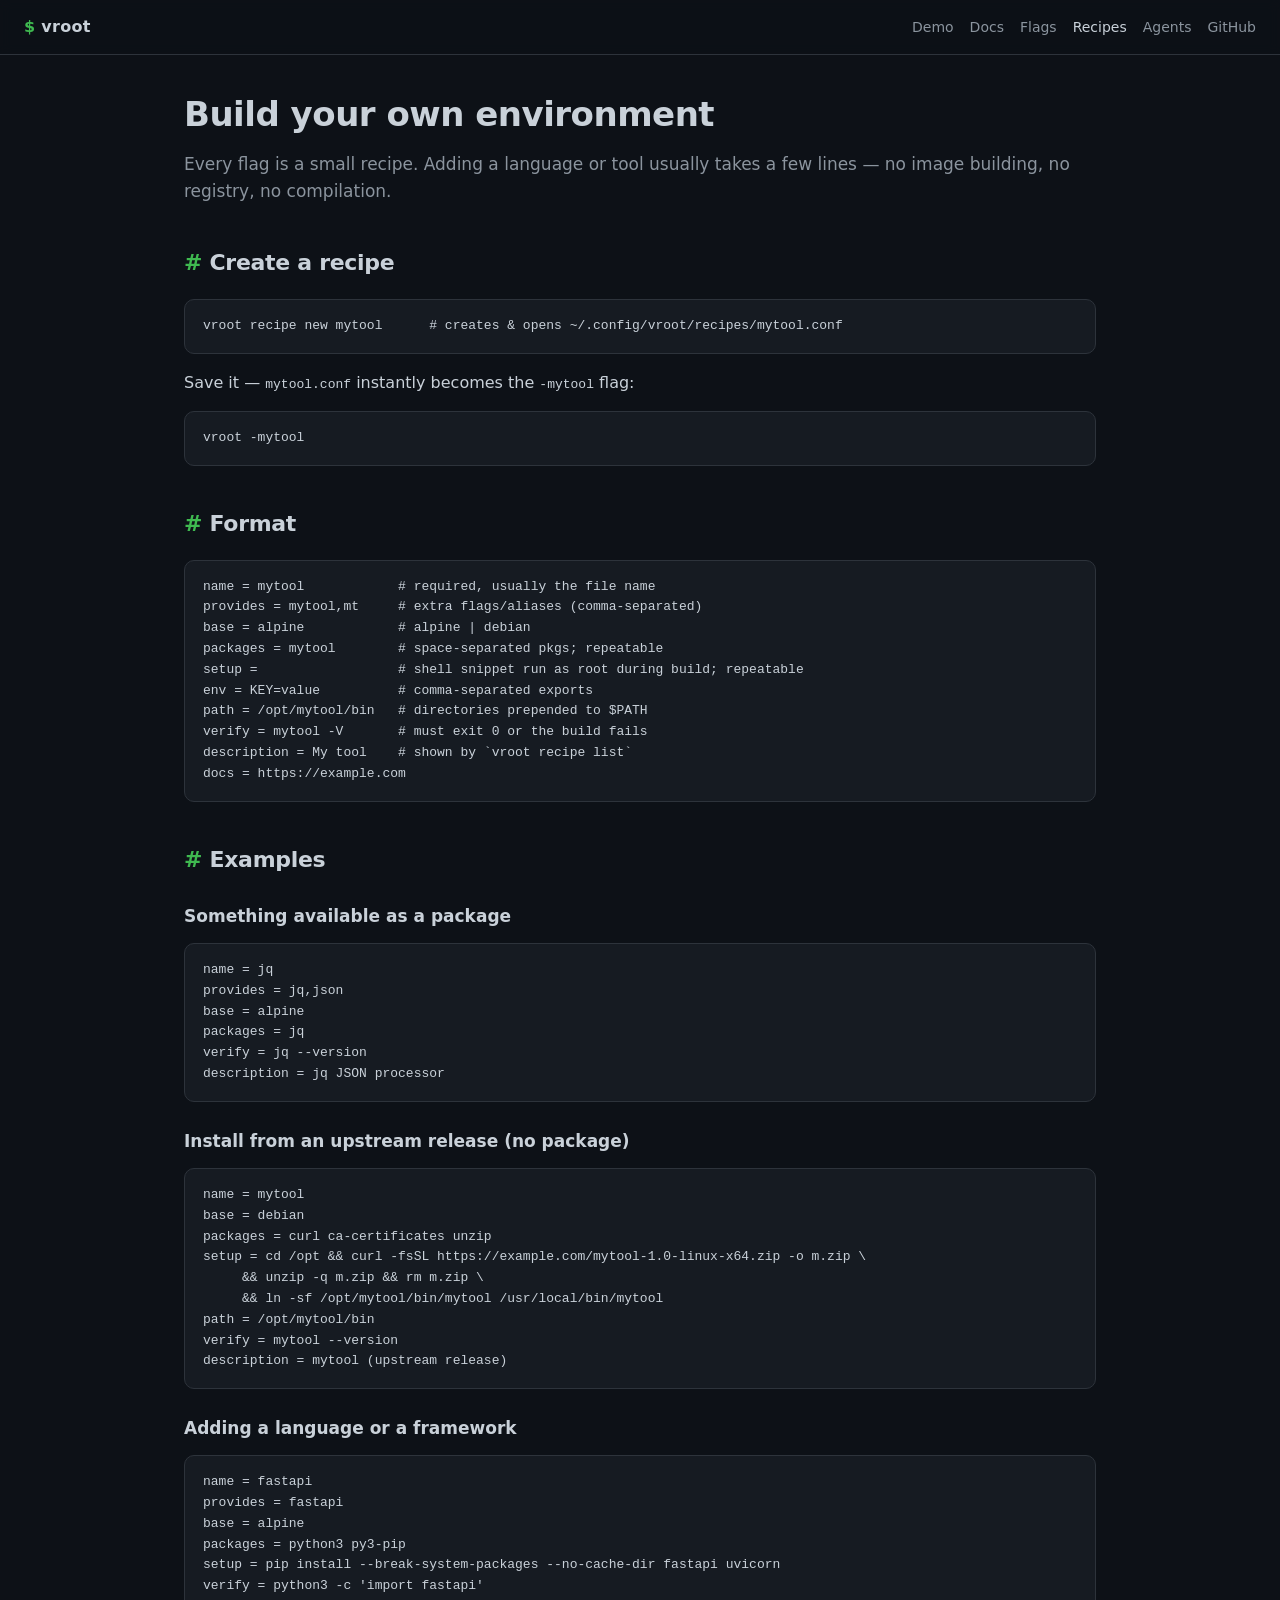
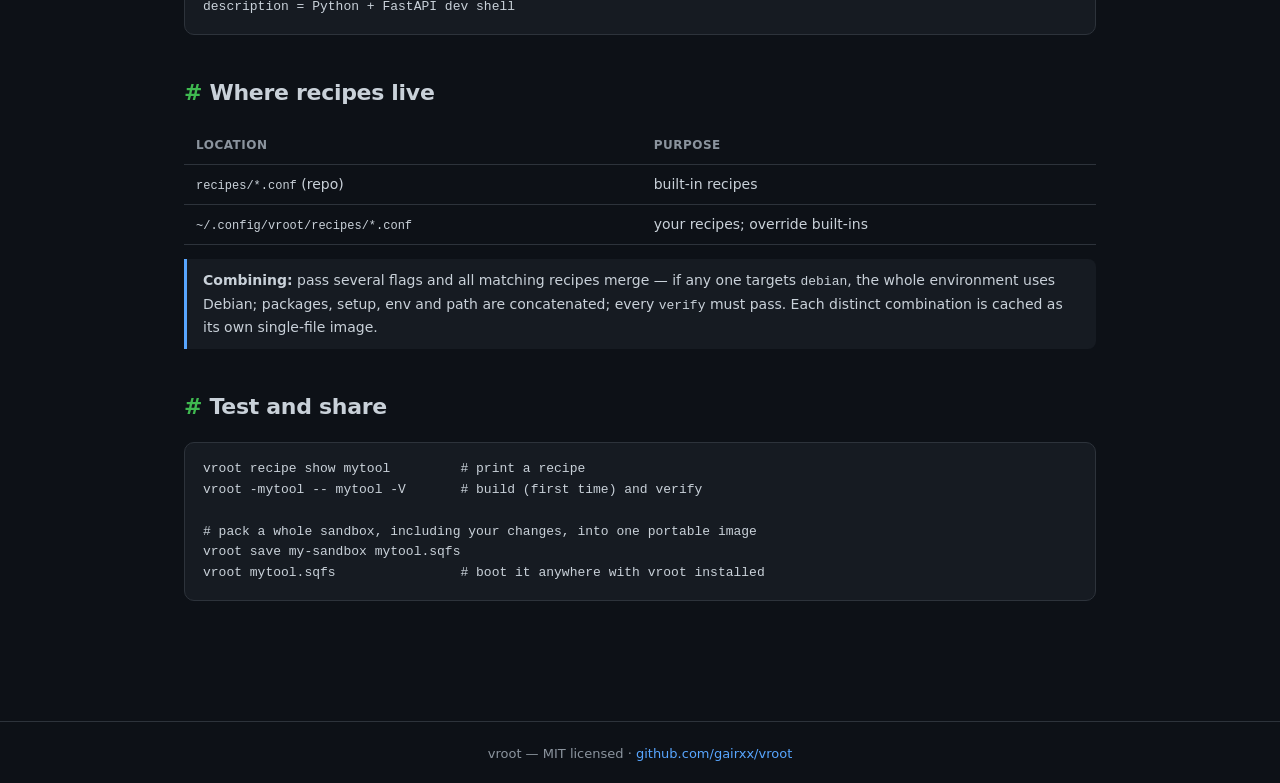
<file: recipes.html>
<!DOCTYPE html>
<html lang="en">
<head>
<meta charset="utf-8">
<meta name="viewport" content="width=device-width, initial-scale=1">
<title>Recipes — vroot</title>
<meta name="description" content="Build your own vroot environment: recipe format, fields, examples and how to install from packages or upstream releases.">
<link rel="stylesheet" href="style.css">
<link rel="icon" href="data:image/svg+xml,<svg xmlns='http://www.w3.org/2000/svg' viewBox='0 0 100 100'><text y='.9em' font-size='90'>🐚</text></svg>">
</head>
<body>

<nav>
  <div class="brand"><span class="dot">$</span> vroot</div>
  <div class="links">
    <a href=".">Demo</a>
    <a href="docs.html">Docs</a>
    <a href="flags.html">Flags</a>
    <a href="recipes.html" class="active">Recipes</a>
    <a href="agents.html">Agents</a>
    <a href="https://github.com/gairxx/vroot" target="_blank" rel="noopener">GitHub</a>
  </div>
</nav>

<div class="container">

  <header class="hero">
    <h1>Build your own environment</h1>
    <p>Every flag is a small recipe. Adding a language or tool usually takes a
    few lines — no image building, no registry, no compilation.</p>
  </header>

  <section>
    <h2><span class="hash">#</span> Create a recipe</h2>
    <pre class="code-block"><code>vroot recipe new mytool      # creates &amp; opens ~/.config/vroot/recipes/mytool.conf</code></pre>
    <p>Save it — <code>mytool.conf</code> instantly becomes the <code>-mytool</code> flag:</p>
    <pre class="code-block"><code>vroot -mytool</code></pre>
  </section>

  <section>
    <h2><span class="hash">#</span> Format</h2>
    <pre class="code-block"><code>name = mytool            # required, usually the file name
provides = mytool,mt     # extra flags/aliases (comma-separated)
base = alpine            # alpine | debian
packages = mytool        # space-separated pkgs; repeatable
setup =                  # shell snippet run as root during build; repeatable
env = KEY=value          # comma-separated exports
path = /opt/mytool/bin   # directories prepended to $PATH
verify = mytool -V       # must exit 0 or the build fails
description = My tool    # shown by `vroot recipe list`
docs = https://example.com</code></pre>
  </section>

  <section>
    <h2><span class="hash">#</span> Examples</h2>
    <h3>Something available as a package</h3>
    <pre class="code-block"><code>name = jq
provides = jq,json
base = alpine
packages = jq
verify = jq --version
description = jq JSON processor</code></pre>

    <h3>Install from an upstream release (no package)</h3>
    <pre class="code-block"><code>name = mytool
base = debian
packages = curl ca-certificates unzip
setup = cd /opt &amp;&amp; curl -fsSL https://example.com/mytool-1.0-linux-x64.zip -o m.zip \
     &amp;&amp; unzip -q m.zip &amp;&amp; rm m.zip \
     &amp;&amp; ln -sf /opt/mytool/bin/mytool /usr/local/bin/mytool
path = /opt/mytool/bin
verify = mytool --version
description = mytool (upstream release)</code></pre>

    <h3>Adding a language or a framework</h3>
    <pre class="code-block"><code>name = fastapi
provides = fastapi
base = alpine
packages = python3 py3-pip
setup = pip install --break-system-packages --no-cache-dir fastapi uvicorn
verify = python3 -c 'import fastapi'
description = Python + FastAPI dev shell</code></pre>
  </section>

  <section>
    <h2><span class="hash">#</span> Where recipes live</h2>
    <table>
      <thead><tr><th>Location</th><th>Purpose</th></tr></thead>
      <tbody>
        <tr><td><code>recipes/*.conf</code> (repo)</td><td>built-in recipes</td></tr>
        <tr><td><code>~/.config/vroot/recipes/*.conf</code></td><td>your recipes; override built-ins</td></tr>
      </tbody>
    </table>
    <div class="callout"><b>Combining:</b> pass several flags and all matching
    recipes merge — if any one targets <code>debian</code>, the whole environment uses
    Debian; packages, setup, env and path are concatenated; every <code>verify</code> must
    pass. Each distinct combination is cached as its own single-file image.</div>
  </section>

  <section>
    <h2><span class="hash">#</span> Test and share</h2>
    <pre class="code-block"><code>vroot recipe show mytool         # print a recipe
vroot -mytool -- mytool -V       # build (first time) and verify

# pack a whole sandbox, including your changes, into one portable image
vroot save my-sandbox mytool.sqfs
vroot mytool.sqfs                # boot it anywhere with vroot installed</code></pre>
  </section>

</div>

<footer>
  vroot — MIT licensed · <a href="https://github.com/gairxx/vroot" target="_blank" rel="noopener">github.com/gairxx/vroot</a>
</footer>

</body>
</html>
</file>
<file: style.css>
:root {
  --bg: #0d1117;
  --bg2: #161b22;
  --bg3: #1f2630;
  --border: #2d333b;
  --fg: #c9d1d9;
  --muted: #8b949e;
  --accent: #58a6ff;
  --green: #3fb950;
  --yellow: #d29922;
  --red: #f85149;
  --pink: #bc8cff;
  --cyan: #39c5cf;
}

* { box-sizing: border-box; }

html, body { margin: 0; padding: 0; }

body {
  background: var(--bg);
  color: var(--fg);
  font-family: "Inter", "Segoe UI", system-ui, -apple-system, sans-serif;
  line-height: 1.6;
}

a { color: var(--accent); text-decoration: none; }
a:hover { text-decoration: underline; }

pre, code, .term, .mono {
  font-family: "JetBrains Mono", "Fira Code", ui-monospace, SFMono-Regular, Menlo, Monaco, monospace;
  font-size: 13px;
}

/* ---------- nav ---------- */
nav {
  display: flex; align-items: center; gap: 18px;
  padding: 14px 24px;
  position: sticky; top: 0; z-index: 10;
  background: rgba(13,17,23,.92);
  backdrop-filter: blur(6px);
  border-bottom: 1px solid var(--border);
}
nav .brand { font-weight: 700; letter-spacing: .3px; color: var(--fg); }
nav .brand .dot { color: var(--green); }
nav .links { margin-left: auto; display: flex; gap: 16px; }
nav .links a { color: var(--muted); font-size: 14px; }
nav .links a:hover, nav .links a.active { color: var(--fg); }

/* ---------- layout ---------- */
.container { max-width: 960px; margin: 0 auto; padding: 32px 24px 80px; }

.hero { margin-bottom: 28px; }
.hero h1 { font-size: 34px; margin: 0 0 10px; letter-spacing: -.5px; }
.hero h1 .accent { color: var(--accent); }
.hero p { font-size: 17px; color: var(--muted); margin: 0 0 16px; }
.hero .sub {
  display: inline-block; background: var(--bg2); border: 1px solid var(--border);
  padding: 6px 12px; border-radius: 8px; color: var(--muted); font-size: 13px;
}

/* ---------- terminal ---------- */
.term-wrap { border: 1px solid var(--border); border-radius: 12px; overflow: hidden; box-shadow: 0 20px 60px rgba(0,0,0,.5); }
.term-head {
  display: flex; align-items: center; gap: 8px; background: var(--bg2);
  padding: 10px 14px; border-bottom: 1px solid var(--border);
}
.term-head .dots { display: flex; gap: 6px; }
.term-head .dot { width: 12px; height: 12px; border-radius: 50%; }
.term-head .dot.r { background: #ff5f56; }
.term-head .dot.y { background: #ffbd2e; }
.term-head .dot.g { background: #27c93f; }
.term-head .title { margin-left: 10px; color: var(--muted); font-size: 12px; font-family: ui-monospace, monospace; }
.term-head .tag { margin-left: auto; color: var(--green); font-size: 11px; border: 1px solid var(--border); padding: 2px 8px; border-radius: 999px; }

.term {
  background: #000;
  height: 430px; overflow-y: auto; padding: 14px 16px;
  color: #d7dae0; line-height: 1.35; white-space: pre-wrap; word-break: break-word;
  cursor: text;
}
.term::selection, .term .sel { background: rgba(88,166,255,.3); }

.term .c-host { color: #7ee787; }
.term .c-root { color: #ff7b72; font-weight: 600; }
.term .c-fg   { color: #d7dae0; }
.term .c-mut  { color: #8b949e; }
.term .c-acc  { color: #58a6ff; }
.term .c-grn  { color: #3fb950; }
.term .c-ylw  { color: #d29922; }
.term .c-red  { color: #ff7b72; }
.term .c-pnk  { color: #bc8cff; }
.term .c-cyn  { color: #39c5cf; }

.term .in { display: flex; align-items: center; }
#term-input {
  background: transparent; border: 0; outline: 0; color: #d7dae0;
  font: inherit; flex: 1; margin-left: 0; padding: 0; caret-color: #58a6ff; min-width: 30px;
}
.term .caret { display: inline-block; width: 8px; height: 15px; background: #d7dae0; margin-left: 2px; animation: blink 1s steps(1) infinite; vertical-align: text-bottom; }
@keyframes blink { 50% { opacity: 0; } }

.term .hint { border-top: 1px dashed #2d333b; }

/* ---------- sections ---------- */
section { margin: 40px 0; }
h2 { font-size: 22px; letter-spacing: -.3px; }
h2 .hash { color: var(--green); }
h3 { font-size: 17px; margin: 26px 0 8px; }

.card {
  background: var(--bg2); border: 1px solid var(--border); border-radius: 10px;
  padding: 18px 20px; margin: 14px 0;
}

pre.code-block {
  background: var(--bg2); border: 1px solid var(--border); border-radius: 10px;
  padding: 16px 18px; overflow-x: auto; font-size: 13px;
}

code.inline { background: var(--bg2); border: 1px solid var(--border); padding: 1px 6px; border-radius: 5px; font-size: 12px; }

/* ---------- tables ---------- */
table { width: 100%; border-collapse: collapse; margin: 14px 0; font-size: 14px; }
th, td { text-align: left; padding: 8px 12px; border-bottom: 1px solid var(--border); }
th { color: var(--muted); font-weight: 600; font-size: 12px; text-transform: uppercase; letter-spacing: .5px; }
td code { font-size: 12px; }
tr:hover td { background: var(--bg3); }

/* ---------- badges ---------- */
.badges { display: flex; flex-wrap: wrap; gap: 8px; margin: 8px 0 20px; }
.badge {
  background: var(--bg2); border: 1px solid var(--border); color: var(--muted);
  font-size: 12px; padding: 4px 10px; border-radius: 999px;
}
.badge.g { color: var(--green); border-color: rgba(63,185,80,.4); }
.badge.b { color: var(--accent); border-color: rgba(88,166,255,.4); }

/* ---------- steps ---------- */
.grid2 { display: grid; grid-template-columns: repeat(auto-fit, minmax(300px, 1fr)); gap: 14px; margin: 16px 0; }
.grid2 .card h4 { margin: 0 0 10px; font-size: 15px; }
.grid2 .card p:last-child { margin-bottom: 0; }
.grid2 .code-block { margin: 0 0 10px; }
.steps { display: grid; grid-template-columns: repeat(auto-fit, minmax(220px, 1fr)); gap: 14px; margin: 16px 0; }
.step { background: var(--bg2); border: 1px solid var(--border); border-radius: 10px; padding: 16px; }
.step .n { color: var(--accent); font-weight: 700; font-family: ui-monospace, monospace; }
.step h4 { margin: 6px 0 6px; font-size: 15px; }
.step p { margin: 0; font-size: 13px; color: var(--muted); }

/* ---------- footer ---------- */
footer {
  border-top: 1px solid var(--border); padding: 22px 24px; text-align: center;
  color: var(--muted); font-size: 13px;
}

/* ---------- misc ---------- */
.btn {
  display: inline-block; background: var(--accent); color: #041220; font-weight: 600;
  padding: 9px 16px; border-radius: 8px; font-size: 14px;
}
.btn:hover { text-decoration: none; filter: brightness(1.1); }
.btn.ghost { background: transparent; color: var(--fg); border: 1px solid var(--border); }

.note { font-size: 13px; color: var(--muted); }
.chips { display: flex; flex-wrap: wrap; gap: 8px; }
.chip {
  background: var(--bg); border: 1px solid var(--border); color: var(--fg);
  font-family: ui-monospace, mono, monospace; font-size: 12px; padding: 6px 12px;
  border-radius: 8px; cursor: pointer; text-align: left;
}
.chip:hover { border-color: var(--accent); color: var(--accent); background: var(--bg3); }
.callout {
  border-left: 3px solid var(--accent); background: var(--bg2);
  padding: 10px 16px; border-radius: 0 8px 8px 0; font-size: 14px;
}
/* ---------- install strip ---------- */
.install-strip {
  display: flex; align-items: center; gap: 10px; flex-wrap: wrap;
  background: var(--bg2); border: 1px solid var(--border); border-radius: 10px;
  padding: 10px 12px; margin: 18px 0 10px; max-width: 820px;
}
.install-strip .prompt { color: var(--green); font-family: ui-monospace, monospace; font-size: 13px; }
.install-strip code {
  flex: 1; min-width: 240px; overflow-x: auto; white-space: nowrap;
  font-size: 12.5px; color: var(--fg); background: transparent; border: 0; padding: 0;
}
.copy-btn { padding: 6px 12px; font-size: 12.5px; }
.copy-btn.copied { background: transparent; color: var(--green); border: 1px solid rgba(63,185,80,.5); }
</file>
